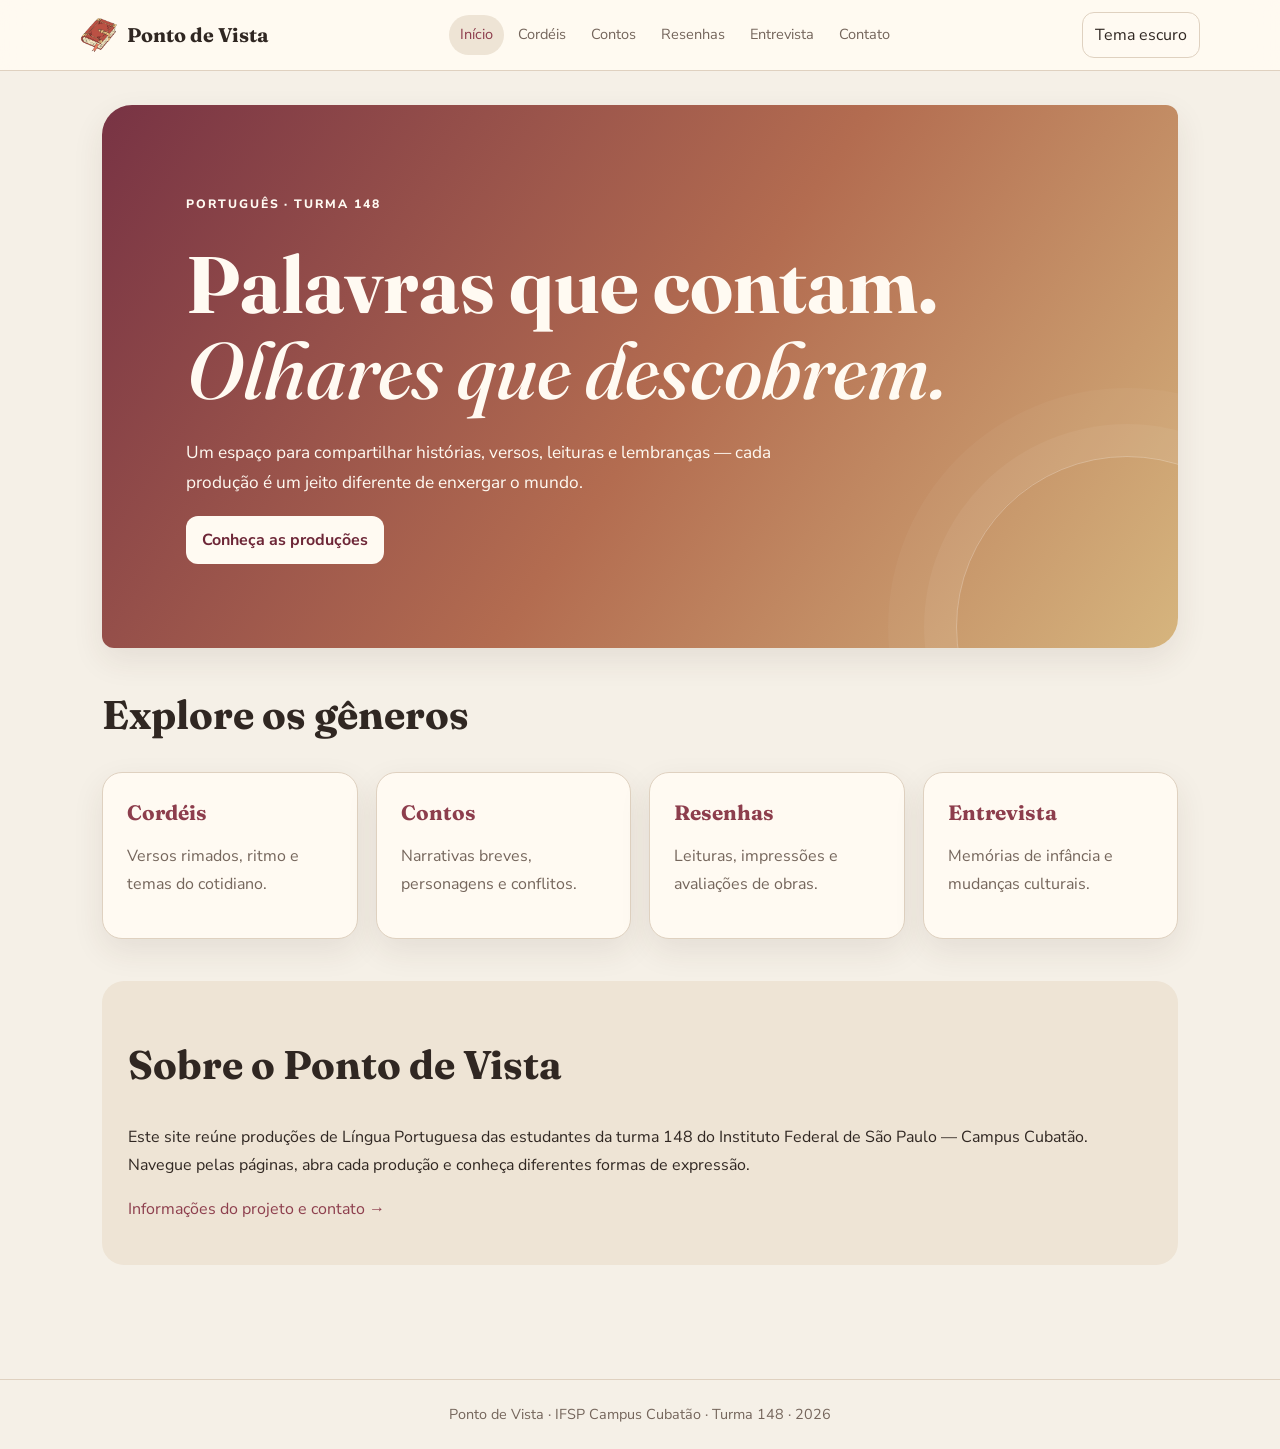
<file: index.html>
<!DOCTYPE html>
<html lang="pt-BR">
 <head>
  <meta charset="utf-8"/>
  <meta content="width=device-width, initial-scale=1" name="viewport"/>
  <meta content="Textos, leituras, versos, histórias e memórias reunidos no projeto de Português Ponto de Vista." name="description"/>
  <title>
   Início | Ponto de Vista
  </title>
  <link href="img/icon.png" rel="icon" type="image/png"/>
  <link href="css/estilo.css" rel="stylesheet"/>
 </head>
 <body>
  <header class="header">
   <a class="logo" href="index.html">
    <img alt="" class="brand-book" src="img/livro.png"/>
    Ponto de Vista
   </a>
   <nav id="nav">
    <a href="index.html">
     Início
    </a>
    <a href="cordel.html">
     Cordéis
    </a>
    <a href="contos.html">
     Contos
    </a>
    <a href="resenhas.html">
     Resenhas
    </a>
    <a href="entrevista.html">
     Entrevista
    </a>
    <a href="contato.html">
     Contato
    </a>
   </nav>
   <button aria-label="Alternar tema" class="theme" id="theme">
    Tema escuro
   </button>
   <button aria-label="Abrir menu" class="menu" id="menu">
    Menu
   </button>
  </header>
  <main>
   <section class="hero">
    <span class="eyebrow">
     PORTUGUÊS · TURMA 148
    </span>
    <h1>
     Palavras que contam.
     <br/>
     <em>
      Olhares que descobrem.
     </em>
    </h1>
    <p>
     Um espaço para compartilhar histórias, versos, leituras e lembranças — cada produção é um jeito diferente de enxergar o mundo.
    </p>
    <a class="btn" href="cordel.html">
     Conheça as produções
    </a>
   </section>
   <section class="section">
    <h2>
     Explore os gêneros
    </h2>
    <div class="cards">
     <a href="cordel.html">
      <h3>
       Cordéis
      </h3>
      <p>
       Versos rimados, ritmo e temas do cotidiano.
      </p>
     </a>
     <a href="contos.html">
      <h3>
       Contos
      </h3>
      <p>
       Narrativas breves, personagens e conflitos.
      </p>
     </a>
     <a href="resenhas.html">
      <h3>
       Resenhas
      </h3>
      <p>
       Leituras, impressões e avaliações de obras.
      </p>
     </a>
     <a href="entrevista.html">
      <h3>
       Entrevista
      </h3>
      <p>
       Memórias de infância e mudanças culturais.
      </p>
     </a>
    </div>
   </section>
   <section class="section about">
    <h2>
     Sobre o Ponto de Vista
    </h2>
    <p>
     Este site reúne produções de Língua Portuguesa das estudantes da turma 148 do Instituto Federal de São Paulo — Campus Cubatão. Navegue pelas páginas, abra cada produção e conheça diferentes formas de expressão.
    </p>
    <p>
     <a href="contato.html">
      Informações do projeto e contato →
     </a>
    </p>
   </section>
  </main>
  <footer class="footer">
   Ponto de Vista · IFSP Campus Cubatão · Turma 148 ·
   <span data-year="">
    2026
   </span>
  </footer>
  <script src="js/site.js">
  </script>
 </body>
</html>
</file>
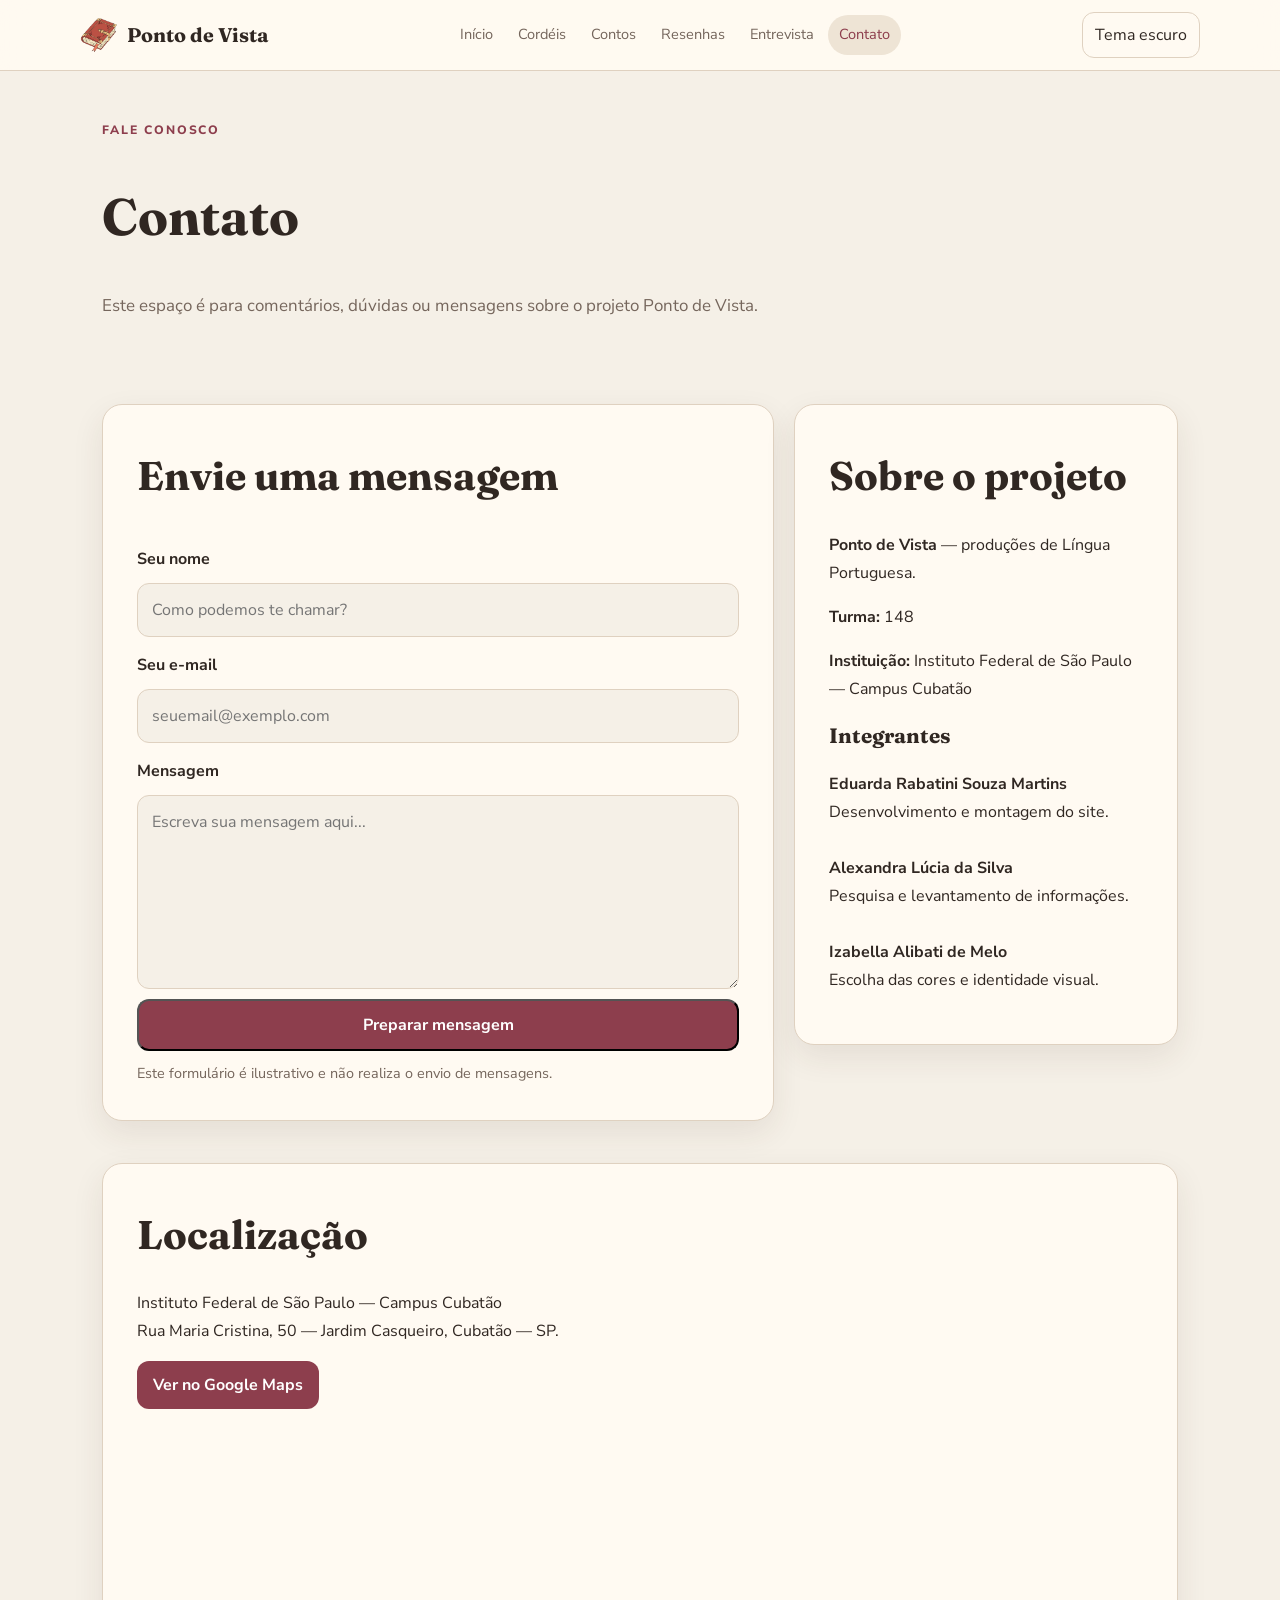
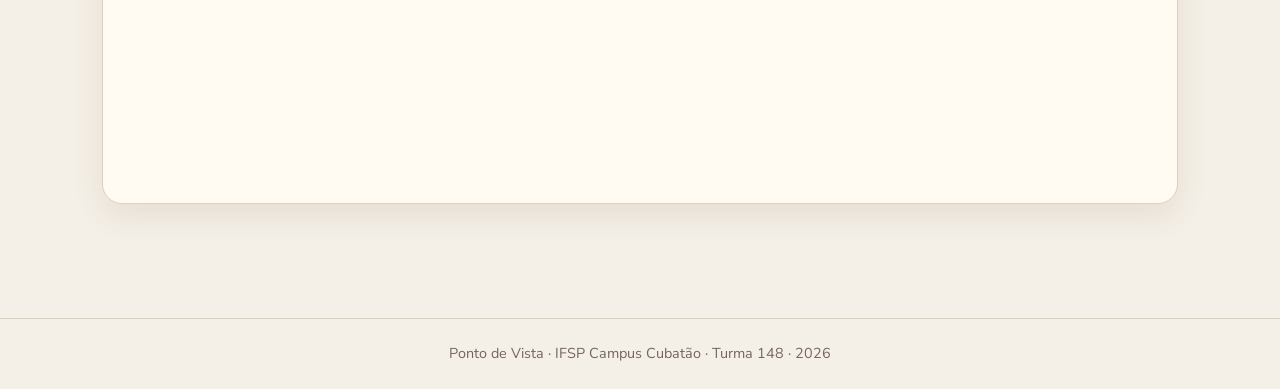
<file: contato.html>
<!DOCTYPE html>
<html lang="pt-BR">
 <head>
  <meta charset="utf-8"/>
  <meta content="width=device-width, initial-scale=1" name="viewport"/>
  <meta content="Contato e informações do projeto Ponto de Vista." name="description"/>
  <title>
   Contato | Ponto de Vista
  </title>
  <link href="img/icon.png" rel="icon" type="image/png"/>
  <link href="css/estilo.css" rel="stylesheet"/>
 </head>
 <body>
  <header class="header">
   <a class="logo" href="index.html">
    <img alt="" class="brand-book" src="img/livro.png"/>
    Ponto de Vista
   </a>
   <nav id="nav">
    <a href="index.html">
     Início
    </a>
    <a href="cordel.html">
     Cordéis
    </a>
    <a href="contos.html">
     Contos
    </a>
    <a href="resenhas.html">
     Resenhas
    </a>
    <a href="entrevista.html">
     Entrevista
    </a>
    <a href="contato.html">
     Contato
    </a>
   </nav>
   <button aria-label="Alternar tema" class="theme" id="theme">
    Tema escuro
   </button>
   <button aria-label="Abrir menu" class="menu" id="menu">
    Menu
   </button>
  </header>
  <main>
   <section class="pagehead">
    <small>
     FALE CONOSCO
    </small>
    <h1>
     Contato
    </h1>
    <p>
     Este espaço é para comentários, dúvidas ou mensagens sobre o projeto Ponto de Vista.
    </p>
   </section>
   <section class="section contact-layout">
    <form class="paper contact-form" id="contact-form">
     <h2>
      Envie uma mensagem
     </h2>
     <label for="nome">
      Seu nome
     </label>
     <input id="nome" name="nome" placeholder="Como podemos te chamar?" required="" type="text"/>
     <label for="email">
      Seu e-mail
     </label>
     <input id="email" name="email" placeholder="seuemail@exemplo.com" required="" type="email"/>
     <label for="mensagem">
      Mensagem
     </label>
     <textarea id="mensagem" name="mensagem" placeholder="Escreva sua mensagem aqui..." required="" rows="6"></textarea>
     <button class="btn" type="submit">
      Preparar mensagem
     </button>
     <p aria-live="polite" class="form-note" id="form-note">
  Este formulário é ilustrativo e não realiza o envio de mensagens.
</p>
    </form>
    <aside class="paper">
     <h2>
      Sobre o projeto
     </h2>
     <p>
      <strong>
       Ponto de Vista
      </strong>
      — produções de Língua Portuguesa.
     </p>
     <p>
      <strong>
       Turma:
      </strong>
      148
     </p>
     <p>
      <strong>
       Instituição:
      </strong>
      Instituto Federal de São Paulo — Campus Cubatão
     </p>
     <h3>
      Integrantes
     </h3>
     <p>
  <strong>Eduarda Rabatini Souza Martins</strong>
  <br/>
  Desenvolvimento e montagem do site.
  <br/><br/>

  <strong>Alexandra Lúcia da Silva</strong>
  <br/>
  Pesquisa e levantamento de informações.
  <br/><br/>

  <strong>Izabella Alibati de Melo</strong>
  <br/>
  Escolha das cores e identidade visual.
</p>
    </aside>
   </section>
   <section class="section paper">
    <h2>
     Localização
    </h2>
    <p>
     Instituto Federal de São Paulo — Campus Cubatão
     <br/>
     Rua Maria Cristina, 50 — Jardim Casqueiro, Cubatão — SP.
    </p>
    <a class="btn" href="https://www.google.com/maps/search/?api=1&query=IFSP+Campus+Cubat%C3%A3o+Rua+Maria+Cristina+50" rel="noopener" target="_blank">
     Ver no Google Maps
    </a>
    <iframe class="map" loading="lazy" src="https://www.google.com/maps?q=IFSP%20Campus%20Cubat%C3%A3o%20Rua%20Maria%20Cristina%2050&output=embed" title="Mapa do IFSP Campus Cubatão">
    </iframe>
   </section>
  </main>
  <footer class="footer">
   Ponto de Vista · IFSP Campus Cubatão · Turma 148 ·
   <span data-year="">
    2026
   </span>
  </footer>
  <script src="js/site.js">
  </script>
 </body>
</html>
</file>
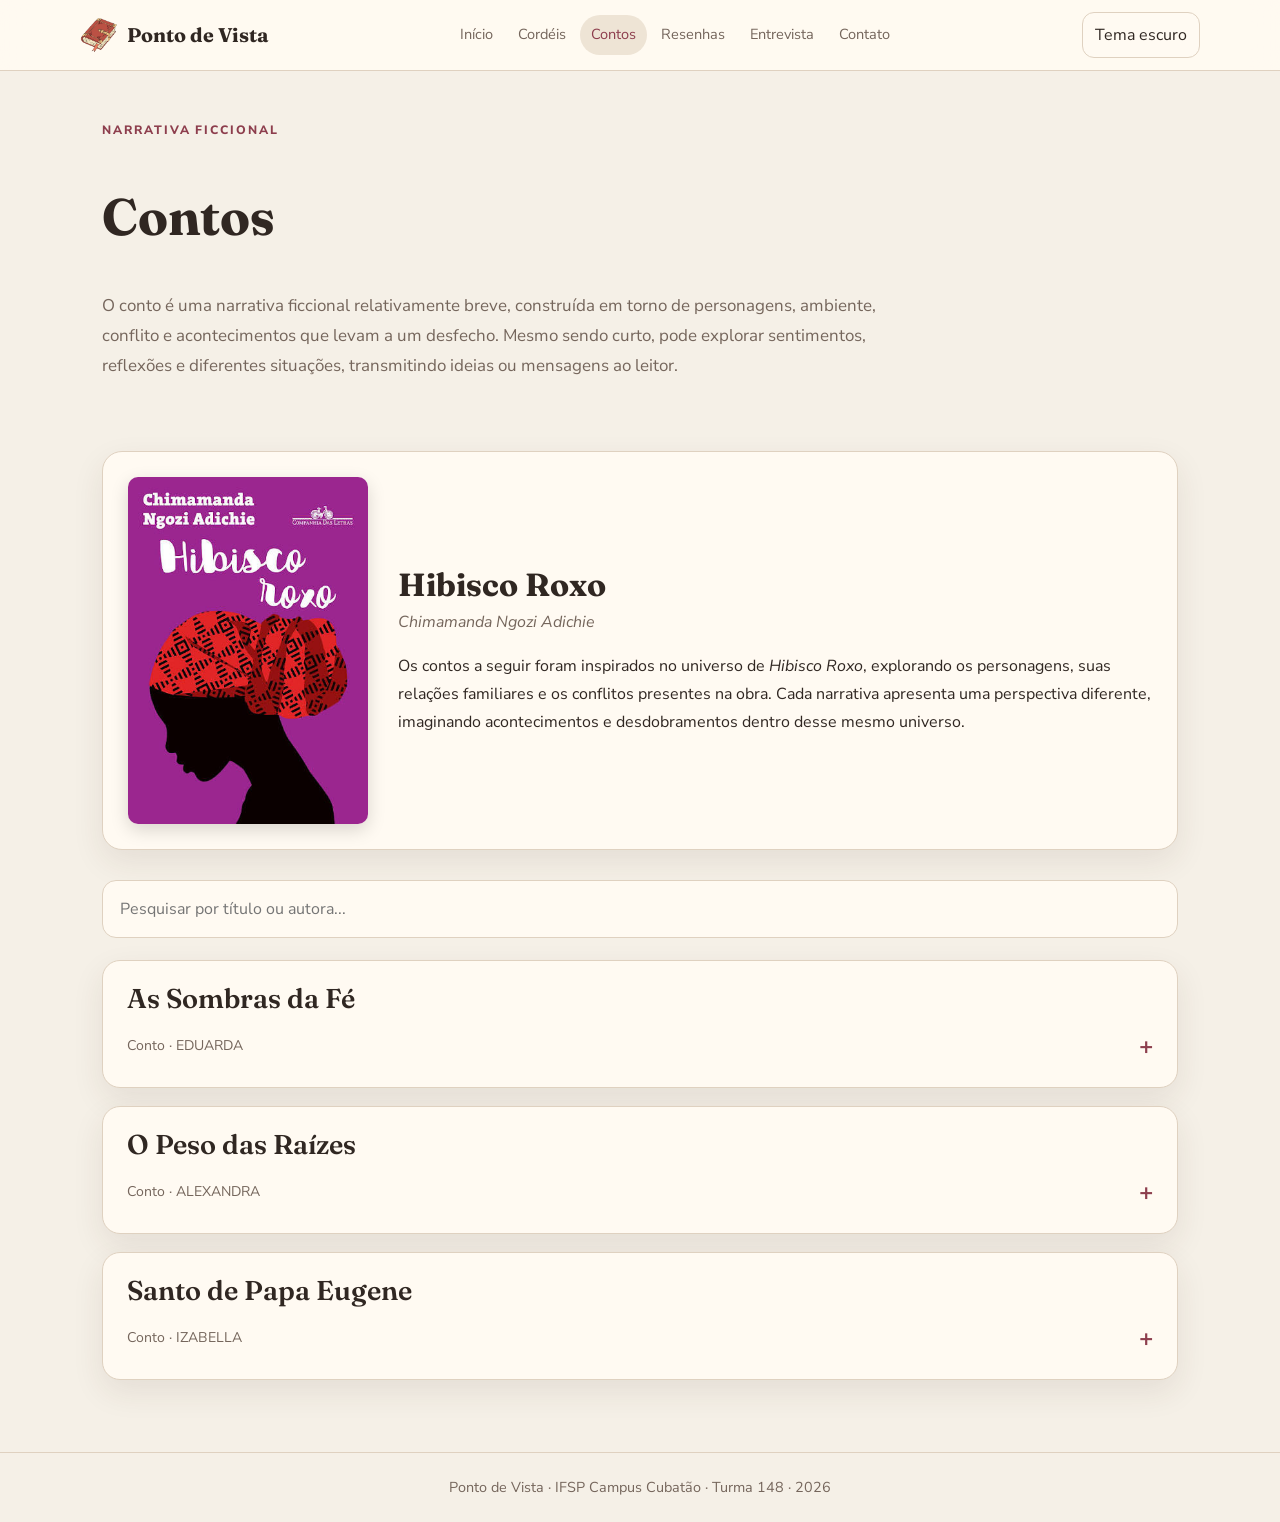
<file: contos.html>
<!DOCTYPE html>
<html lang="pt-BR">

<head>
  <meta charset="utf-8" />
  <meta content="width=device-width, initial-scale=1" name="viewport" />
  <meta content="Produções de Português da turma 148 — IFSP Campus Cubatão." name="description" />
  <title>
    Contos | Ponto de Vista
  </title>
  <link href="img/icon.png" rel="icon" type="image/png" />
  <link href="css/estilo.css" rel="stylesheet" />
</head>

<body>
  <header class="header">
    <a class="logo" href="index.html">
      <img alt="" class="brand-book" src="img/livro.png" />
      Ponto de Vista
    </a>
    <nav id="nav">
      <a href="index.html">
        Início
      </a>
      <a href="cordel.html">
        Cordéis
      </a>
      <a href="contos.html">
        Contos
      </a>
      <a href="resenhas.html">
        Resenhas
      </a>
      <a href="entrevista.html">
        Entrevista
      </a>
      <a href="contato.html">
        Contato
      </a>
    </nav>
    <button aria-label="Alternar tema" class="theme" id="theme">
      Tema escuro
    </button>
    <button aria-label="Abrir menu" class="menu" id="menu">
      ☰
    </button>
  </header>

  <main>
    <section class="pagehead">
      <small>
        NARRATIVA FICCIONAL
      </small>
      <h1>
        Contos
      </h1>
      <p>
        O conto é uma narrativa ficcional relativamente breve, construída em torno de personagens, ambiente, conflito e
        acontecimentos que levam a um desfecho. Mesmo sendo curto, pode explorar sentimentos, reflexões e diferentes
        situações, transmitindo ideias ou mensagens ao leitor.
      </p>
    </section>

    <div class="book-intro">
      <img src="./img/Hibisco.jpg" alt="Capa do livro Hibisco Roxo">

      <div class="book-description">
        <h2>Hibisco Roxo</h2>
        <p class="book-author">Chimamanda Ngozi Adichie</p>
        <p>
          Os contos a seguir foram inspirados no universo de <em>Hibisco Roxo</em>,
          explorando os personagens, suas relações familiares e os conflitos presentes
          na obra. Cada narrativa apresenta uma perspectiva diferente, imaginando
          acontecimentos e desdobramentos dentro desse mesmo universo.
        </p>
      </div>
    </div>

    <div class="search-box">
      <input type="search" id="searchWorks" placeholder="Pesquisar por título ou autora..."
        aria-label="Pesquisar por título ou autora" />
    </div>

    <p id="searchEmpty" class="search-empty" hidden>Nenhuma produção encontrada.</p>

    <section class="stack">

      <!-- AS SOMBRAS DA FÉ -->
      <details class="work">
        <summary>
          <span class="work-title">
            As Sombras da Fé
          </span>
          <span class="work-author">
            Conto · EDUARDA
          </span>
        </summary>

        <article class="paper work-content">
          <h2>
            As Sombras da Fé
          </h2>

          <div class="story">
            <p>
              O silêncio naquela casa sempre foi normal para Kambili, mas, naquela noite, parecia diferente, mais pesado
              do que o comum. Enquanto caminhava pelo corredor, ela ouviu vozes vindas do escritório de Papa. Isso, por
              si só, não era estranho, já que ele costumava resolver assuntos da igreja ali. O que realmente chamou sua
              atenção foi o tom da conversa. Mais baixo, mais rápido, quase como se ele estivesse tentando esconder
              algo.
            </p>

            <p>
              Sem pensar muito, Kambili diminuiu o passo e parou perto da porta. Ela não tinha o costume de escutar
              conversas escondida, porque sabia que o pai não gostaria disso, mas alguma coisa fez com que ela ficasse
              ali. Parecia que aquela conversa era importante.
            </p>

            <p>
              — Isso não pode sair daqui. As pessoas confiam em mim. — disse Papa, com um tom mais sério do que o
              normal.
            </p>

            <p>
              Kambili estranhou aquilo, e antes que pudesse entender melhor, outra voz respondeu, bem mais baixa:
            </p>

            <p>
              — Mas e o dinheiro…?
            </p>

            <p>
              Na mesma hora, Kambili sentiu o coração acelerar. Aquela palavra ficou na cabeça dela, porque não fazia
              sentido naquele momento. Nunca tinha visto o pai falar daquele jeito sobre dinheiro, ainda mais escondido.
            </p>

            <p>
              — Eu já disse que isso será resolvido. Não questione minha decisão. — respondeu Papa, interrompendo a
              outra pessoa.
            </p>

            <p>
              Kambili se afastou rapidamente, com medo de ser descoberta. Mesmo depois de sair dali, ela não conseguia
              parar de pensar no que tinha ouvido. Era só uma conversa, mas parecia ter algo errado. Mais tarde, no
              jantar, tudo parecia normal. Mama servia a comida em silêncio, Jaja mexia no prato sem muita vontade, e
              Papa estava calmo, como sempre. Mesmo assim, Kambili não conseguia parar de pensar na frase “e o
              dinheiro”. Aquilo não saía da cabeça dela.
            </p>

            <p>
              Quando Papa pediu para ela fazer a oração, Kambili se assustou um pouco, como se estivesse distraída. Ela
              juntou as mãos e começou a rezar, mas as palavras saíam automáticas, como se ela não estivesse prestando
              atenção no que estava dizendo. Pela primeira vez, ela não estava realmente concentrada.
            </p>

            <p>
              Quando terminou, levantou o olhar rapidamente e percebeu que Papa estava olhando para ela. Foi só por um
              segundo, mas ela sentiu um frio na barriga, como se ele soubesse de alguma coisa. Ela desviou o olhar na
              hora e voltou a encarar o prato.
            </p>

            <p>
              Naquela noite, Kambili demorou para dormir. Ficou olhando para o teto, pensando em tudo o que tinha
              acontecido. A voz desconhecida, o jeito do pai, e principalmente aquela palavra que não fazia sentido. Ela
              tentou ignorar, tentando se convencer de que não era nada, mas no fundo sentia que tinha algo errado.
            </p>

            <p>
              Nos dias seguintes, Kambili tentou agir normalmente, mas não conseguia esquecer o que tinha ouvido.
              Durante as orações, na escola e até nas refeições, aquela conversa voltava à sua cabeça. Quanto mais ela
              pensava, mais sentia que aquilo não era algo simples.
            </p>

            <p>
              Com o tempo, ela começou a prestar mais atenção nas coisas ao seu redor. Reparava quando algumas pessoas
              da igreja falavam com Papa em voz baixa, ou quando paravam de conversar assim que ele se aproximava.
              Também percebeu que, às vezes, ele ficava irritado sem motivo aparente, principalmente quando alguém
              mencionava doações ou dinheiro.
            </p>

            <p>
              Mesmo com medo, Kambili decidiu contar para Jaja. No começo, ele não quis se envolver. Disse que era
              melhor deixar aquilo para lá, porque poderia dar problema. Mas, depois de um tempo, ele também começou a
              achar estranho e passou a observar mais.
            </p>

            <p>
              Os dois começaram a prestar atenção em pequenos detalhes. Não era uma investigação de verdade, mas era
              como se eles estivessem tentando juntar peças de algo que ainda não entendiam. Kambili chegou até a anotar
              algumas coisas em um caderno escondido, como datas, conversas e comportamentos diferentes.
            </p>

            <p>
              Um dia, enquanto arrumava algumas coisas no escritório de Papa, ela encontrou um envelope dentro de uma
              gaveta. Não estava totalmente fechado, e, sem pensar muito, ela olhou dentro. Havia muito dinheiro, mais
              do que ela já tinha visto junto, e alguns papéis com nomes e valores anotados.
            </p>

            <p>
              Naquele momento, tudo começou a fazer mais sentido, mas ao mesmo tempo ficou mais confuso. Se aquilo era
              dinheiro da igreja, por que estava escondido? E por que ninguém falava sobre isso?
            </p>

            <p>
              Kambili guardou o envelope rapidamente, com o coração acelerado. Sabia que não deveria estar mexendo
              naquilo, mas agora não dava mais para fingir que nada estava acontecendo.
            </p>

            <p>
              Naquela noite, ela quase não falou durante o jantar. Jaja também parecia mais quieto que o normal. Mama
              percebeu que havia algo estranho, mas não perguntou nada.
            </p>

            <p>
              Depois, quando estavam sozinhos, Kambili contou o que tinha encontrado. Jaja ficou em silêncio por um
              tempo, tentando entender.
            </p>

            <p>
              — Isso pode dar muito problema — disse ele, baixo.
            </p>

            <p>
              — Eu sei, mas a gente não pode fingir que não viu. — respondeu Kambili.
            </p>

            <p>
              Os dois ficaram em silêncio. Pela primeira vez, não era só medo do pai que eles sentiam, mas também medo
              do que aquilo significava.
            </p>

            <p>
              Alguns dias depois, a situação ficou ainda mais tensa. Durante uma missa, Kambili percebeu que um homem
              que ela já tinha visto antes estava discutindo com Papa, perto da sacristia. Eles falavam baixo, mas dava
              para perceber que não era uma conversa tranquila.
            </p>

            <p>
              Mais tarde, quando chegaram em casa, Papa chamou Kambili.
            </p>

            <p>
              O coração dela disparou na mesma hora.
            </p>

            <p>
              — Você tem andado distraída. Tem alguma coisa que você quer me contar? — disse ele, olhando diretamente
              para ela.
            </p>

            <p>
              Por um momento, Kambili pensou em negar. Pensou em dizer que não era nada, que estava tudo bem. Mas
              lembrou da conversa, do dinheiro, das atitudes estranhas.
            </p>

            <p>
              Ela respirou fundo. — Eu ouvi o senhor conversando aquele dia… — disse, com a voz um pouco trêmula — e
              também vi o envelope.
            </p>

            <p>
              Papa ficou olhando para ela, sem expressão.
            </p>

            <p>
              — Você não devia mexer nas minhas coisas.
            </p>

            <p>
              A voz dele estava calma, mas Kambili sabia que aquilo não era um bom sinal.
            </p>

            <p>
              — Esse dinheiro… é da igreja? — ela perguntou, mesmo com medo da resposta.
            </p>

            <p>
              — Algumas coisas são mais complexas do que você entende. Você ainda é muito nova para julgar.
            </p>

            <p>
              — Mas isso é certo? — ela perguntou, quase sem perceber.
            </p>

            <p>
              — Você está questionando a minha autoridade? — o olhar de Papa mudou.
            </p>

            <p>
              — Eu só quero saber a verdade. — disse hesitantemente.
            </p>

            <p>
              O silêncio tomou conta da sala.
            </p>

            <p>
              Jaja apareceu na porta, observando tudo, sem dizer nada.
            </p>

            <p>
              Papa respirou fundo e se virou, como se quisesse encerrar a conversa.
            </p>

            <p>
              — Algumas verdades não devem ser ditas. Principalmente quando podem destruir uma família.
            </p>

            <p>
              Naquela noite, Kambili quase não dormiu. Ficou pensando em tudo o que tinha descoberto e no que o pai
              tinha dito. Pela primeira vez, ela percebeu que o medo não era mais o suficiente para fazê-la ficar
              quieta.
            </p>

            <p>
              Na manhã seguinte, antes de sair para a escola, ela pegou o caderno onde tinha anotado tudo. Ficou olhando
              para ele por alguns segundos, sentindo o coração bater forte. Sabia que, depois daquilo, nada mais seria
              igual.
            </p>

            <p>
              Na escola, ela não conseguiu prestar atenção em quase nada. Durante o intervalo, ficou sentada sozinha,
              olhando para o caderno. Pensou em Jaja, em Mama, na casa, na vida que sempre teve. Mas também pensou na
              verdade.
            </p>

            <p>
              Depois de alguns minutos, ela se levantou e caminhou até a sala da direção com passos lentos, mas firmes.
              A cada passo, o medo parecia aumentar, mas ela não parou. Quando chegou na porta, hesitou por um segundo
              antes de bater. Ao entrar, foi recebida pela diretora, que estranhou a expressão dela e perguntou se tinha
              acontecido alguma coisa. Kambili segurou o caderno com mais força, respirou fundo e disse que precisava
              contar algo sobre o pai.
            </p>

            <p>
              A diretora ficou séria na mesma hora e pediu para ela se sentar. Então, pela primeira vez, Kambili contou
              tudo, sem esconder nada e sem parar. Quando terminou, sentiu um peso sair do peito, mas outro surgiu no
              lugar. Ela não sabia o que ia acontecer depois, nem como sua família reagiria, mas sabia que tinha feito
              uma escolha. E, dessa vez, ela não ficou em silêncio.
            </p>
          </div>
        </article>
      </details>

      <!-- O PESO DAS RAÍZES -->
      <details class="work">
        <summary>
          <span class="work-title">
            O Peso das Raízes
          </span>
          <span class="work-author">
            Conto · ALEXANDRA
          </span>
        </summary>

        <article class="paper work-content">
          <h2>
            O Peso das Raízes
          </h2>

          <div class="story">
            <p>
              A casa dos Achike permanecia silenciosa naquela manhã de domingo. Kambili estava sentada à mesa do café,
              observando discretamente o pai enquanto ele lia o jornal. Jaja mexia no próprio prato sem demonstrar muito
              interesse pela comida, enquanto Beatrice servia o chá. A rotina parecia normal, até que Eugene deixou o
              jornal de lado e anunciou que Papa-Nnukwu passaria algumas semanas com eles, pois sua saúde havia piorado.
              Kambili ergueu os olhos imediatamente, surpresa com a notícia, enquanto Jaja interrompeu o movimento dos
              talheres.
            </p>

            <p>
              — Ele vai ficar aqui? — perguntou Jaja, tentando esconder a surpresa.
            </p>

            <p>
              — Seu avô precisa de cuidados. Não vou permitir que digam que não fiz minha parte como filho — respondeu
              Eugene, ajeitando os óculos. — Mas espero que vocês se lembrem de que existem limites. Não quero ouvir
              conversas sobre suas crenças pagãs dentro desta casa.
            </p>

            <p>
              Beatrice assentiu silenciosamente, mas Kambili continuou olhando para o pai. Havia algo estranho naquela
              decisão. Eugene sempre falava de Papa-Nnukwu com desprezo, e a ideia de tê-lo sob o mesmo teto parecia
              contradizer tudo o que dizia sobre ele.
            </p>

            <p>
              Quando o avô finalmente chegou, Kambili foi a primeira a cumprimentá-lo. Papa-Nnukwu parecia mais frágil
              do que ela se lembrava, mas ainda tinha o mesmo sorriso tranquilo. Ele segurou delicadamente a mão da neta
              e observou seu rosto.
            </p>

            <p>
              — Kambili, minha menina. Você cresceu tanto desde a última vez que a vi.
            </p>

            <p>
              — Faz muito tempo, Papa-Nnukwu — respondeu ela, com um pequeno sorriso.
            </p>

            <p>
              — Tempo demais. E você ainda fala tão pouco. Será que ninguém nesta casa lhe ensinou a conversar?
            </p>

            <p>
              Jaja soltou uma risada discreta, mas Eugene, que observava a cena do outro lado da sala, não pareceu
              apreciar a brincadeira.
            </p>

            <p>
              — Pai, acredito que esteja cansado. Beatrice pode mostrar seu quarto.
            </p>

            <p>
              Papa-Nnukwu olhou para o filho por alguns segundos antes de concordar. Kambili percebeu a expressão dele
              mudar, mas não disse nada. Naquela noite, enquanto todos se preparavam para dormir, ela encontrou o avô
              sentado perto da janela, observando o jardim.
            </p>

            <p>
              — Você gosta daqui, minha filha? — perguntou ele.
            </p>

            <p>
              Kambili demorou um pouco para responder.
            </p>

            <p>
              — É uma casa bonita.
            </p>

            <p>
              — Não foi isso que perguntei.
            </p>

            <p>
              Ela abaixou os olhos, sem saber o que dizer. Papa-Nnukwu soltou uma risada baixa e voltou a olhar para o
              jardim.
            </p>

            <p>
              — Você não precisa responder agora. Um dia vai descobrir o que realmente pensa.
            </p>

            <p>
              Kambili permaneceu ao lado dele por alguns minutos, sentindo que aquela era uma das poucas conversas em
              que não precisava escolher cuidadosamente cada palavra. Pela primeira vez, começou a pensar que talvez o
              mundo fosse muito maior do que os limites daquela casa.
            </p>

            <p>
              Nos dias seguintes, a presença de Papa-Nnukwu tornou o ambiente ainda mais tenso. Eugene não gostava de
              encontrá-lo pela manhã, muito menos de vê-lo conversando com os netos. Durante o jantar de quarta-feira, a
              situação piorou quando o avô começou a contar uma história sobre os costumes de sua família. Kambili
              escutava atentamente, enquanto Jaja demonstrava interesse, fazendo perguntas de vez em quando.
            </p>

            <p>
              — Quando eu era jovem, seu bisavô costumava reunir todos nós debaixo da árvore grande da aldeia. Ele dizia
              que uma família que esquece suas raízes acaba perdendo a si mesma — contou Papa-Nnukwu.
            </p>

            <p>
              — Essas histórias não são apropriadas para esta mesa — interrompeu Eugene.
            </p>

            <p>
              — É apenas uma história, Eugene — respondeu o velho, sem alterar a voz.
            </p>

            <p>
              — Não quero que meus filhos sejam influenciados por crenças que não seguem a verdadeira fé.
            </p>

            <p>
              Jaja pousou os talheres sobre a mesa.
            </p>

            <p>
              — Mas ele é nosso avô, Papa. Não estamos fazendo nada de errado em ouvi-lo.
            </p>

            <p>
              O silêncio que se seguiu foi imediato. Beatrice olhou para o filho com preocupação, enquanto Kambili
              sentiu o coração acelerar. Eugene encarou Jaja por alguns segundos antes de responder.
            </p>

            <p>
              — Termine seu jantar. Não pedi sua opinião.
            </p>

            <p>
              Jaja não respondeu, mas também não voltou a comer. Kambili observou o irmão e percebeu que alguma coisa
              estava mudando nele. Talvez Jaja estivesse finalmente cansado de permanecer calado. E, pela primeira vez,
              ela se perguntou se também conseguiria encontrar coragem para fazer o mesmo.
            </p>

            <p>
              — Não estou dizendo que está tentando, pai — respondeu Eugene. — Mas existem coisas que não devem ser
              ensinadas às crianças.
            </p>

            <p>
              — E existem coisas que não deveriam ser proibidas a elas — disse Papa-Nnukwu, mantendo a voz tranquila.
            </p>

            <p>
              Eugene ficou em silêncio por alguns instantes. Kambili percebeu que Jaja estava prestes a responder, mas,
              antes que pudesse fazê-lo, o avô começou a tossir. Beatrice, que havia chegado ao corredor, correu para
              ajudá-lo. Eugene se afastou, permitindo que ela cuidasse do pai, e saiu do quarto sem dizer mais nada.
            </p>

            <p>
              Naquela noite, a casa permaneceu silenciosa. Kambili estava deitada, mas conseguia ouvir os passos de
              Beatrice pelo corredor. Pouco depois, a mãe entrou no quarto e sentou-se na beirada da cama.
            </p>

            <p>
              — Seu avô está muito fraco — disse ela, ajeitando o cobertor da filha.
            </p>

            <p>
              — Ele vai melhorar, não vai?
            </p>

            <p>
              Beatrice demorou a responder.
            </p>

            <p>
              — Espero que sim, Kambili.
            </p>

            <p>
              A menina percebeu a tristeza na voz da mãe. Queria perguntar por que ela nunca enfrentava Eugene, por que
              sempre parecia aceitar tudo em silêncio, mas as palavras ficaram presas em sua garganta.
            </p>

            <p>
              Na manhã seguinte, Papa-Nnukwu pediu para conversar com os netos. Jaja e Kambili se sentaram ao lado de
              sua cama, enquanto Beatrice permanecia perto da janela.
            </p>

            <p>
              — Quero que vocês se lembrem de uma coisa — começou o velho. — Não permitam que ninguém faça vocês
              sentirem vergonha de quem são, de onde vieram ou das pessoas que amam.
            </p>

            <p>
              Kambili segurou sua mão com mais força.
            </p>

            <p>
              — Eu não tenho vergonha de você, vovô.
            </p>

            <p>
              Ele sorriu.
            </p>

            <p>
              — Eu sei, minha menina.
            </p>

            <p>
              Jaja abaixou a cabeça, tentando esconder a emoção. Papa-Nnukwu olhou para os dois e continuou:
            </p>

            <p>
              — Seu pai também foi uma criança. Um dia, ele gostava de ouvir minhas histórias e corria pela aldeia como
              qualquer outro menino. Não sei quando começou a acreditar que precisava abandonar tudo aquilo para ser
              aceito. Mas espero que vocês não cometam o mesmo erro.
            </p>

            <p>
              Poucos dias depois, a saúde de Papa-Nnukwu piorou. Beatrice chamou um médico, que recomendou que ele fosse
              levado ao hospital para receber cuidados. Eugene organizou o transporte e acompanhou o pai, permanecendo
              ao seu lado durante toda a viagem.
            </p>

            <p>
              Kambili e Jaja ficaram em casa, esperando notícias. As horas pareciam não passar. Jaja caminhava de um
              lado para o outro, enquanto Kambili permanecia sentada perto da janela, olhando para o jardim.
            </p>

            <p>
              Quando Eugene finalmente voltou, estava diferente. Não demonstrava raiva, mas havia um cansaço profundo em
              seu rosto.
            </p>

            <p>
              — Seu avô faleceu — anunciou, sem conseguir olhar diretamente para os filhos.
            </p>

            <p>
              Beatrice levou a mão à boca. Kambili sentiu os olhos se encherem de lágrimas e Jaja permaneceu imóvel. Por
              alguns segundos, ninguém conseguiu dizer nada.
            </p>

            <p>
              Nos dias seguintes, a casa ficou ainda mais silenciosa. O quarto de Papa-Nnukwu permaneceu organizado,
              como se ele ainda pudesse voltar a qualquer momento. Kambili entrou nele diversas vezes, sentando-se perto
              da janela onde costumava conversar com o avô. Sentia falta de suas histórias, de suas perguntas e,
              principalmente, da liberdade que encontrava naquelas conversas.
            </p>

            <p>
              Durante o jantar, Eugene anunciou que não permitiria que os costumes de Papa-Nnukwu fossem lembrados
              dentro da casa. Jaja, entretanto, não abaixou a cabeça.
            </p>

            <p>
              — Ele fazia parte da nossa família, Papa. Não podemos simplesmente fingir que nunca existiu.
            </p>

            <p>
              Eugene pousou os talheres sobre a mesa.
            </p>

            <p>
              — Você está questionando novamente minhas decisões?
            </p>

            <p>
              — Estou dizendo que ele era nosso avô. E que nós o amávamos.
            </p>

            <p>
              Kambili olhou para o irmão. Seu coração estava acelerado, mas, dessa vez, não desviou os olhos do pai.
            </p>

            <p>
              — Eu também gostava das histórias dele — acrescentou, quase num sussurro.
            </p>

            <p>
              Eugene encarou os dois, surpreso com a resposta da filha. Beatrice permaneceu em silêncio, mas seus olhos
              estavam fixos nos filhos. Pela primeira vez, Kambili não sentiu que precisava se desculpar por ter uma
              opinião diferente.
            </p>

            <p>
              Eugene se levantou e saiu da sala. Ninguém foi atrás dele.
            </p>

            <p>
              Naquela noite, Jaja procurou Kambili no jardim. Os dois se sentaram próximos à árvore, observando o
              movimento das folhas com o vento.
            </p>

            <p>
              — Você acha que algum dia ele vai entender? — perguntou Kambili.
            </p>

            <p>
              — Não sei — respondeu Jaja. — Mas não podemos passar a vida inteira esperando que ele permita que sejamos
              felizes.
            </p>

            <p>
              Kambili ficou pensativa. Lembrou-se das palavras do avô sobre as raízes de uma família e percebeu que,
              durante muito tempo, havia confundido silêncio com respeito. Agora entendia que respeitar alguém não
              significava concordar com tudo o que essa pessoa dizia.
            </p>

            <p>
              Algumas semanas se passaram. A rotina da casa continuava a mesma, mas algo havia mudado. Jaja já não
              demonstrava tanta disposição para obedecer a todas as exigências do pai, e Kambili começava a expressar
              pequenas opiniões durante as conversas. Beatrice também parecia diferente. Em algumas ocasiões, sentava-se
              com os filhos no jardim e conversava sobre assuntos que antes evitava.
            </p>

            <p>
              Certa tarde, Kambili encontrou uma pequena fotografia de Papa-Nnukwu entre seus pertences. Nela, ele
              estava sorrindo, com uma das mãos apoiada no ombro de Jaja e a outra segurando a sua. Ela levou a
              fotografia até o quarto e colocou-a sobre a escrivaninha.
            </p>

            <p>
              Naquela noite, antes de dormir, abriu a janela e observou o jardim. As flores de hibisco roxo que havia
              recebido de presente estavam crescendo em um pequeno vaso próximo à parede. Eram diferentes das flores
              vermelhas que costumava ver no jardim da casa, mas tinham uma beleza própria.
            </p>

            <p>
              Kambili tocou delicadamente uma das pétalas e pensou em seu avô. Talvez ele estivesse certo quando dizia
              que uma família que esquece suas raízes acaba perdendo a si mesma. Ela não sabia o que aconteceria com sua
              família dali em diante, nem se Eugene algum dia conseguiria compreender os sentimentos dos filhos. Mas
              sabia que não queria continuar vivendo com medo de falar, pensar ou simplesmente ser quem era.
            </p>

            <p>
              Ao fechar a janela, ouviu Jaja chamá-la do corredor. Ele segurava dois copos de suco e perguntou se ela
              queria acompanhá-lo até o jardim. Kambili sorriu e aceitou.
            </p>

            <p>
              Enquanto caminhavam juntos, ela percebeu que, apesar de todas as dificuldades, ainda existia esperança de
              construir uma vida diferente. Não seria uma mudança imediata, nem simples, mas talvez aquele fosse o
              primeiro passo.
            </p>

            <p>
              Pela primeira vez, Kambili compreendeu que sua voz não precisava ser alta para ser ouvida. Bastava que
              tivesse coragem de usá-la.
            </p>

            <p>
              E, sob o céu escuro daquela noite, os dois irmãos permaneceram no jardim, conversando livremente, enquanto
              o hibisco roxo balançava suavemente com o vento.
            </p>
          </div>
        </article>
      </details>

      <!-- SANTO DE PAPA EUGENE -->
      <details class="work">
        <summary>
          <span class="work-title">
            Santo de Papa Eugene
          </span>
          <span class="work-author">
            Conto · IZABELLA
          </span>
        </summary>

        <article class="paper work-content">
          <h2>
            Santo de Papa Eugene
          </h2>

          <div class="story">
            <p>
              Quando chegamos na casa de tia Ifeoma, Amaka, que não estava sabendo que iríamos estar aqui, lançou um
              olhar genuinamente confuso para mim e Jaja, sem se esforçar para esconder sua preocupação.
            </p>

            <p>
              — O que eles fazem aqui? Você não avisou antes, nós não temos comida o suficiente nem para nós mesmos, o
              que fazemos com mais gente? — disse Amaka, apontando para mim e Jaja.
            </p>

            <p>
              — Houve um imprevisto, eles ficarão aqui por uns dias. Mas trouxe comida que sobrara da festa para nós.
              Apenas hoje será assim, prometo.
            </p>

            <p>
              Tia Ifeoma tentou mudar o rumo da conversa, tentando esconder a preocupação. Eu ainda estava preocupada,
              senti que havia acontecido algo com Papa que Mama e tia Ifeoma estariam escondendo de mim e de Jaja.
            </p>

            <p>
              Depois que todos comemos, Amaka, Jaja e eu fomos no quintal. Eu estava sentada no banco de azulejos meio
              tortos na frente da horta, apenas pensando se papa estava bem, e refletindo sobre o que mama conversara
              com Tia Ifeoma sobre alguma internação. Ouvi Amaka e Jaja conversarem sobre Papa.
            </p>

            <p>
              — Ouvi algo sobre o Tio Eugene — disse Amaka. Eu me levantei e sentei-me ao lado de Jaja para ouvir o que
              acontecera com Papa também.
            </p>

            <p>
              — Ouvi a tia Beatrice conversar com minha mãe sobre o Tio Eugene. Ela dissera que tio Eugene a espancou
              com um banco de madeira e o atirara em suas costas, mas logo depois disso, tio Eugene saira de casa e foi
              ao culto de páscoa, mas fora atropelado em frente a igreja.
            </p>

            <p>
              Amaka dissera aquilo com a voz pesada, dura e me encarava o tempo todo. Como assim Papa estava internado?
              Por que Mama escondera de nós isso?!
            </p>

            <p>
              Meu estômago começou a revirar e minha visão ficou abstrata algumas vezes. Eu estava pensando se a
              situação de Papa era muito ruim mesmo a ponto de Mama não falar nada para nós ainda. Estive pensando por
              que mama não dissera que papa bateu nela.
            </p>

            <p>
              — Minha mãe disse para a mãe de vocês que ela deveria sair casa de Eugene, mas Tia Beatrice fingiu que não
              ouviu.
            </p>

            <p>
              — Eu não aguento mais ver isso.
            </p>

            <p>
              Jaja reclamou alto. Não me lembro de ver tanta revolta e desprezo em seus olhos antes. Por um momento não
              sabia se estava mesmo ao lado do meu irmão mais velho de sempre.
            </p>

            <p>
              — Mama sempre fica do lado de Papa e finge que está tudo bem mesmo quando ele é agressivo com ela e
              conosco. Sempre tenho que ver isso, mas não aguento mais aceitar essas injustiças. Olha só para este país
              também. Lembra das ameaças contra Papa?
            </p>

            <p>
              — Do que está falando Jaja? Achei que você fosse o queridinho do Tio Eugene. — Disse Amaka, ainda com a
              voz pesada mas tentou forçar um tom de gentileza meia boca.
            </p>

            <p>
              — Se mama não for embora da casa de papa então eu fugirei só.
            </p>

            <p>
              Eu engasguei em seco. Fugir? Por que temos que fugir de Papa?! Como deixariamos Papa? Senti algo em mim se
              quebrar. Me recordei dos castigos de papa, das vezes em que eu pensara mil vezes antes de falar, porque
              qualquer coisa fora da linha pode virar castigo, e qualquer falha minha virava repressão. Eu havia
              amadurecido muito nesses últimos anos, mas mesmo agora no momento mais delicado para minha família, eu
              ainda me sinto presa no passado, como se ainda procurasse respostas para o que já está diante de mim.
            </p>

            <p>
              Não tivemos tempo de falar mais nada, Tia Ifeoma e mama apareceram atrás de nós de repente, sem nem dar
              sinais de que estavam se aproximando. Me assustei, mas as expressões delas eram mais arrepiantes do que
              tudo. Naquele momento até os raios de sol sumiram.
            </p>

            <p>
              — Acabaram de ligar informando que infelizmente Eugene faleceu. Teve sepse pelo efeito colateral da
              cirurgia. Vocês já sabiam que papa estava no hospital né?
            </p>

            <p>
              O silêncio caiu tão pesado que pensei que podia ouvir o meu sangue correndo nas minhas veias de uma forma
              estranhamente violenta. As palavras de Tia Ifeoma ainda continuaram ecoando na minha cabeça. Mama ainda
              não havia falado uma palavra sequer. Ela parecia mais distante que tudo.
            </p>

            <p>
              — Então… papa está realmente…
            </p>

            <p>
              Jaja não terminou de falar, mas Mama abriu a boca várias vezes e parecia desistir de falar algo ainda mais
              cruel do que já parecia.
            </p>

            <p>
              — Mama… — Minha voz perdeu a força. — Por que escondera de nós de que papa estava com problemas? E agora
              diz que ele está morto? Por que nos fez evitar Papa todo esse tempo? Me diz que é mentira isso.
            </p>

            <p>
              — Não, minha filha. — Tia Ifeoma lamentou, mas foi muito firme. — Sei que para você era difícil encarar
              seu pai, mas ele não é tão bom como você o pintou em sua cabeça. Pense em sua mãe, em Jaja. Seu pai não é
              um santo, e, acredito que seu fim é algo que colheu devido a forma como vivia ignorando todas as coisas
              boas por orgulho e seu status.
            </p>

            <p>
              Eu escutei cada palavra calada, mas soaram rude demais para meu coração que não queria ouvir de fato.
            </p>

            <p>
              Eu acabo de descobrir que meu pai havia falecido, e parece como se eu tivesse que suportar isso tudo e não
              tivesse tempo para um luto saudável. Ainda tenho que processar coisas como estas sobre meu pai.
            </p>

            <p>
              Nós fomos todos para a nossa casa, e Tia Ifeoma e minhas primas estavam com a gente também, mas sabendo
              que aquele lugar estaria sem Papa e que ele não iria voltar, por mais que eu esperasse. Mama e Tia Ifeoma
              estavam muito ocupadas resolvendo sobre o funeral de papa, e também outras coisas com os oficiais, e Jaja
              estava testemunhando toda a relação familiar violenta e a obsessão religiosa de Papa, explicando todas as
              violências que já presenciou. Vi os olhos de Mama perderem o brilho a cada palavra, como se não tivesse
              vivido aquilo, porém ela sabia que tinha. Amaka eu não vi, ou pelo menos não a notei, pois estava perdida
              demais com meus pensamentos e as vozes do Papa ecoando na minha cabeça, como se estivesse ali.
            </p>

            <p>
              Eu lembrei de coisas que Papa já havia me ensinado, coisas sobre a vida, sobre Deus, sobre esforço, mas
              Papa nunca me ensinara a perdê-lo, ou como eu deveria viver um luto desses.
            </p>

            <h3>
              2 anos depois do funeral - Recomeço
            </h3>

            <p>
              No momento da conversa sobre a situação de Papa que tivemos na casa de Tia Ifeoma eu acho que foi que meu
              luto começou. Eu tive tempo para pensar em algumas coisas, mesmo não entendendo de tudo.
            </p>

            <p>
              Hoje eu consigo entender que Papa não era tão merecedor de toda a expectativa e generosidade que eu dava a
              ele, e que parte de toda estrutura fraca que minha família escondia por trás de status eram por conta dele
              e seu desequilíbrio emocional e religioso.
            </p>

            <p>
              Eu me senti culpada e impotente quando percebi o sofrimento de Mama e toda minha família também, apesar de
              eu também ter sofrido com ele. Isso não significa que eu o amo menos, muito menos que eu não sinto falta
              dele, porém mudou a forma que eu vejo minha vida e o caos da minha própria mente que achava que precisava
              de uma aprovação.
            </p>

            <p>
              Agora olhando para minha vida, posso perceber que não precisava da aprovação que eu buscava para provar de
              que eu era merecedora de paz e carinho, pois eu sempre Tive pessoas que viam para mim muito mais que um
              “potencial de resistência” e “fé inabalável”, mas uma pessoa única.
            </p>
          </div>
        </article>
      </details>

    </section>
  </main>

  <footer class="footer">
    Ponto de Vista · IFSP Campus Cubatão · Turma 148 ·
    <span data-year="">
      2026
    </span>
  </footer>

  <script src="js/site.js">
  </script>
</body>

</html>
</file>
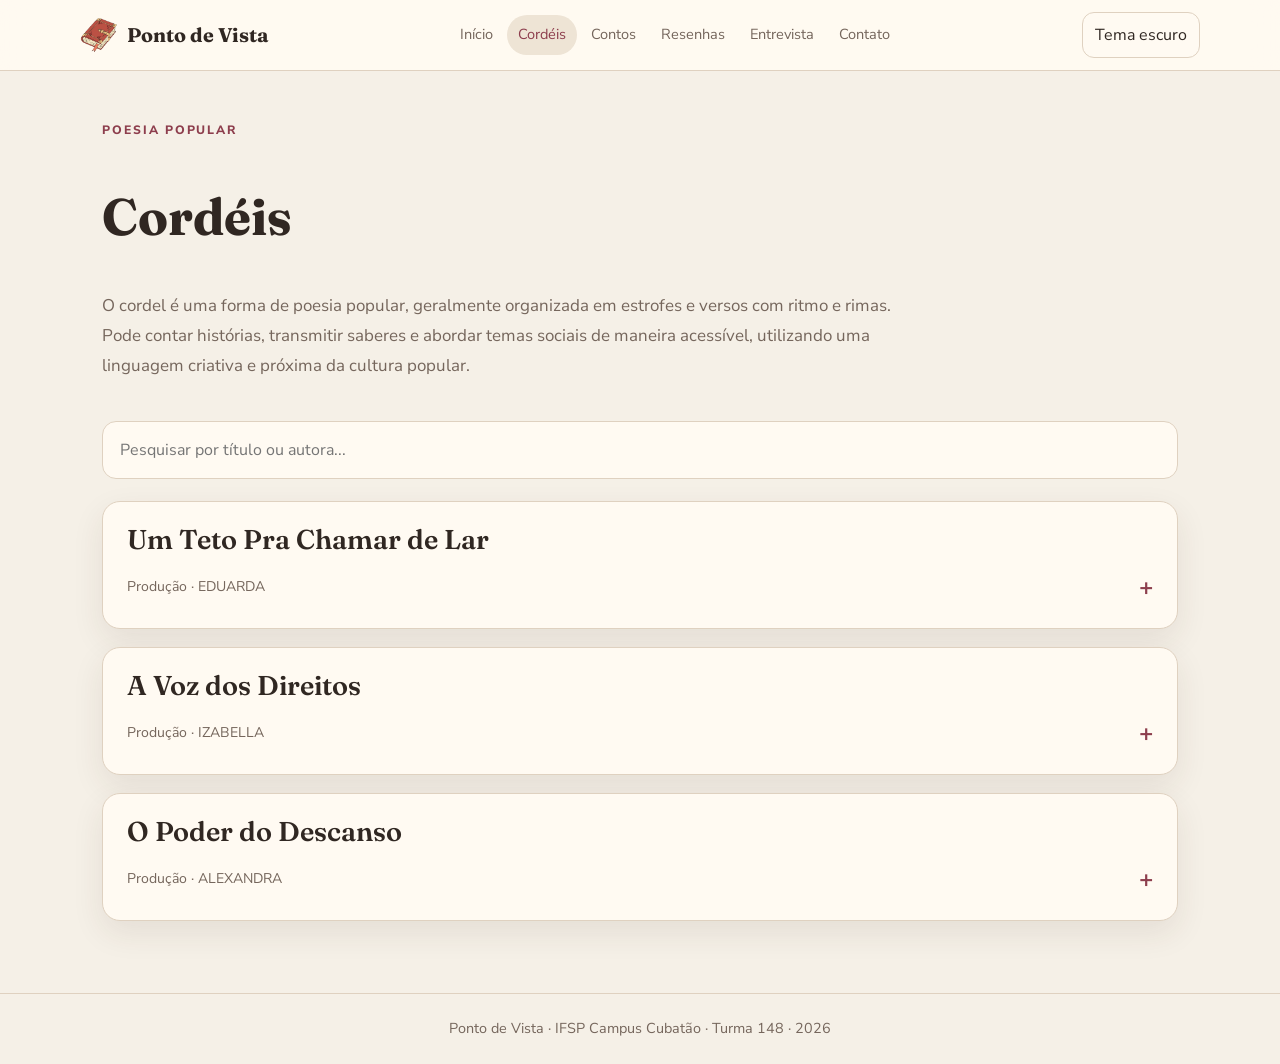
<file: cordel.html>
<!DOCTYPE html>
<html lang="pt-BR">

<head>
  <meta charset="utf-8" />
  <meta content="width=device-width, initial-scale=1" name="viewport" />
  <meta content="Produções de Português da turma 148 — IFSP Campus Cubatão." name="description" />
  <title>
    Cordel | Ponto de Vista
  </title>
  <link href="img/icon.png" rel="icon" type="image/png" />
  <link href="css/estilo.css" rel="stylesheet" />
</head>

<body>
  <header class="header">
    <a class="logo" href="index.html">
      <img alt="" class="brand-book" src="img/livro.png" />
      Ponto de Vista
    </a>
    <nav id="nav">
      <a href="index.html">
        Início
      </a>
      <a href="cordel.html">
        Cordéis
      </a>
      <a href="contos.html">
        Contos
      </a>
      <a href="resenhas.html">
        Resenhas
      </a>
      <a href="entrevista.html">
        Entrevista
      </a>
      <a href="contato.html">
        Contato
      </a>
    </nav>
    <button aria-label="Alternar tema" class="theme" id="theme">
      Tema escuro
    </button>
    <button aria-label="Abrir menu" class="menu" id="menu">
      ☰
    </button>
  </header>

  <main>
    <section class="pagehead">
      <small>
        POESIA POPULAR
      </small>
      <h1>
        Cordéis
      </h1>
      <p>
        O cordel é uma forma de poesia popular, geralmente organizada em estrofes e versos com ritmo e rimas. Pode
        contar histórias, transmitir saberes e abordar temas sociais de maneira acessível, utilizando uma linguagem
        criativa e próxima da cultura popular.
      </p>
    </section>

    <div class="search-box">
      <input type="search" id="searchWorks" placeholder="Pesquisar por título ou autora..."
        aria-label="Pesquisar por título ou autora" />
    </div>

    <p id="searchEmpty" class="search-empty" hidden>Nenhuma produção encontrada.</p>

    <section class="stack">

      <details class="work">
        <summary>
          <span class="work-title">
            Um Teto Pra Chamar de Lar
          </span>
          <span class="work-author">
            Produção · EDUARDA
          </span>
        </summary>

        <article class="paper work-content">
          <h2>
            Um Teto Pra Chamar de Lar
          </h2>

          <div class="verse">
            <p>
              Na esquina daquela rua<br>
              Morava seu João,<br>
              Com três filhos pequenos<br>
              E um aperto no coração.<br>
              Sua casa era de madeira,<br>
              Seu chão era de chão.
            </p>

            <p>
              Quando a chuva aparecia,<br>
              Era pano pra todo lado,<br>
              Balde em cima da mesa,<br>
              Colchão sempre molhado.<br>
              Enquanto isso, lá no centro,<br>
              Tinha prédio abandonado.
            </p>

            <p>
              Seu João saía cedinho<br>
              Pra trabalhar o dia inteiro,<br>
              Voltava cansado pra casa,<br>
              Com dinheiro bem ligeiro.<br>
              Pagava aluguel e comida,<br>
              Mas sobrava quase zero.
            </p>

            <p>
              Dizia o dono da casa:<br>
              “Se não pagar, vai sair!”<br>
              Mas pra onde vai uma família<br>
              Que só consegue sobreviver?<br>
              Ter um teto deveria<br>
              Ser direito, não um favor.
            </p>

            <p>
              Na televisão se ouvia<br>
              Promessa de solução:<br>
              “Vamos acabar com a pobreza,<br>
              Vamos trazer habitação!”<br>
              Mas seu João continuava<br>
              Na mesma situação.
            </p>

            <p>
              Enquanto alguns compram mansões<br>
              Só pra deixar de enfeite,<br>
              Tem gente contando moeda<br>
              Pra conseguir seu leite.<br>
              Que justiça é essa, minha gente,<br>
              Que transforma lar em privilégio?
            </p>

            <p>
              Não é falta de esforço<br>
              De quem vive naquela situação,<br>
              Muitas vezes o salário<br>
              Que não acompanha o cifrão.<br>
              O preço sobe todo dia,<br>
              Mas não sobe a condição.
            </p>

            <p>
              Ter moradia é ter mais<br>
              Do que paredes e um telhado:<br>
              É poder dormir tranquilo,<br>
              Sem medo de ser despejado,<br>
              É criar os seus filhos<br>
              Em um lugar seguro e cuidado.
            </p>

            <p>
              Se existe casa sobrando<br>
              E gente sem ter onde ficar,<br>
              Talvez seja hora de todos<br>
              Pararem pra questionar:<br>
              Por que o direito à moradia<br>
              Ainda é tão difícil de alcançar?
            </p>

            <p>
              E assim termina o cordel,<br>
              Mas não termina a questão:<br>
              Um lar digno pra cada pessoa<br>
              Não deveria ser exceção.<br>
              Porque moradia é direito,<br>
              Não prêmio de competição.
            </p>
          </div>
        </article>
      </details>

      <details class="work">
        <summary>
          <span class="work-title">
            A Voz dos Direitos
          </span>
          <span class="work-author">
            Produção · IZABELLA
          </span>
        </summary>

        <article class="paper work-content">
          <h2>
            A Voz dos Direitos
          </h2>

          <div class="verse">
            <p>
              Toda criança tem direito<br>
              A crescer com proteção,<br>
              Ter carinho e ter respeito,<br>
              Saúde e educação.<br>
              São direitos importantes<br>
              Para toda a população.
            </p>

            <p>
              Existe uma lei no Brasil<br>
              Que veio para proteger,<br>
              O Estatuto da Criança<br>
              Ajuda a fazer valer<br>
              Os direitos dos pequenos<br>
              E dos jovens também crescer.
            </p>

            <p>
              Estudar é importante,<br>
              Aprender é construir,<br>
              Toda criança merece<br>
              Uma escola para ir.<br>
              Com ensino de qualidade,<br>
              Novos sonhos vão surgir.
            </p>

            <p>
              Ter saúde é um direito,<br>
              Ter cuidado e atenção,<br>
              Receber ajuda médica<br>
              Quando houver necessidade, então.<br>
              Toda vida tem valor,<br>
              Merece consideração.
            </p>

            <p>
              Brincar também é necessário,<br>
              Ter momentos de diversão,<br>
              Praticar esportes e jogos,<br>
              Ter cultura e recreação.<br>
              Pois a infância é uma fase<br>
              Que merece proteção.
            </p>

            <p>
              Toda criança merece<br>
              Uma família e um lar,<br>
              Um ambiente de carinho<br>
              Onde possa se expressar.<br>
              Com respeito e segurança,<br>
              Ter liberdade para sonhar.
            </p>

            <p>
              Nenhum jovem ou criança<br>
              Deve sofrer exploração,<br>
              Nem violência ou abandono,<br>
              Nem qualquer humilhação.<br>
              A lei protege seus direitos<br>
              E combate a violação.
            </p>

            <p>
              Não importa a sua origem,<br>
              Sua cor ou condição,<br>
              Todos devem ser tratados<br>
              Com respeito e igualdade, então.<br>
              Pois ninguém é diferente<br>
              No valor da sua existência e dignidade.
            </p>

            <p>
              A família e a sociedade<br>
              Têm dever de proteger,<br>
              O governo também participa<br>
              Para esses direitos valer.<br>
              É preciso compromisso<br>
              Para a lei acontecer.
            </p>

            <p>
              O Estatuto nos ensina<br>
              Que respeito é fundamental,<br>
              Proteger a infância e a juventude<br>
              É um dever social.<br>
              Garantir todos os direitos<br>
              É construir um país melhor afinal.
            </p>
          </div>
        </article>
      </details>

      <details class="work">
        <summary>
          <span class="work-title">
            O Poder do Descanso
          </span>
          <span class="work-author">
            Produção · ALEXANDRA
          </span>
        </summary>

        <article class="paper work-content">
          <h2>
            O Poder do Descanso
          </h2>

          <div class="verse">
            <p>
              Todo mundo tem direito<br>
              Um tempo para parar<br>
              Depois de muito trabalho<br>
              Também pode descansar<br>
              Pois ninguém é de ferro,<br>
              Também quero relaxar.
            </p>

            <p>
              Trabalhar é importante,<br>
              Mas meu descanso também é<br>
              Ter um tempo de sossego,<br>
              Pra descansar o corpo em pé<br>
              E poder viver tranquilo<br>
              Com saúde e com fé
            </p>

            <p>
              Minha jornada de trabalho<br>
              Não pode ser sem limite<br>
              Pois esforço sem descanso<br>
              Até a saúde prejudica.<br>
              Ter um tempo adequado<br>
              É direito que se garante.
            </p>

            <p>
              Depois de tanto trabalho<br>
              Vem o tempo de lazer<br>
              De brincar, sair, sorrir.<br>
              Ter momentos de descanso<br>
              É necessário para o viver<br>
              E espanta o sofrer
            </p>

            <p>
              Tempo livre<br>
              É tempo de respirar<br>
              De deixar o trabalho um pouco<br>
              E poder se desligar<br>
              Todo trabalhador<br>
              Merece um tempo pra aproveitar
            </p>

            <p>
              Não é um luxo nem presente<br>
              É direito de qualquer um<br>
              Pois de descanso faz a vida<br>
              Fica melhor pra qualquer um.<br>
              Trabalhar com dignidade<br>
              É importante para o bem comum.
            </p>

            <p>
              Se a pessoa só trabalha<br>
              Sem tempo para parar<br>
              O corpo fica cansado<br>
              E começa a reclamar<br>
              Por isso o direito ao descanso<br>
              Devemos sempre respeitar.
            </p>

            <p>
              Artigo 24<br>
              Vem então nos ensinar:<br>
              Que numa jornada<br>
              Também é preciso parar.<br>
              Ter lazer e ter descanso<br>
              Não é direito a conquistar.
            </p>

            <p>
              Trabalho e descanso juntos<br>
              Devem sempre caminhar,<br>
              Pois uma vida saudável<br>
              Precisa se equilibrar.<br>
              Não é só trabalhar muito<br>
              Também é preciso relaxar.
            </p>

            <p>
              Por isso fica o recado<br>
              Neste verso popular:<br>
              Todo mundo tem direito<br>
              A um momento para descansar.<br>
              Trabalhar é necessário<br>
              Mas viver é aproveitar.
            </p>
          </div>
        </article>
      </details>

    </section>
  </main>

  <footer class="footer">
    Ponto de Vista · IFSP Campus Cubatão · Turma 148 ·
    <span data-year="">
      2026
    </span>
  </footer>

  <script src="js/site.js">
  </script>
</body>

</html>
</file>
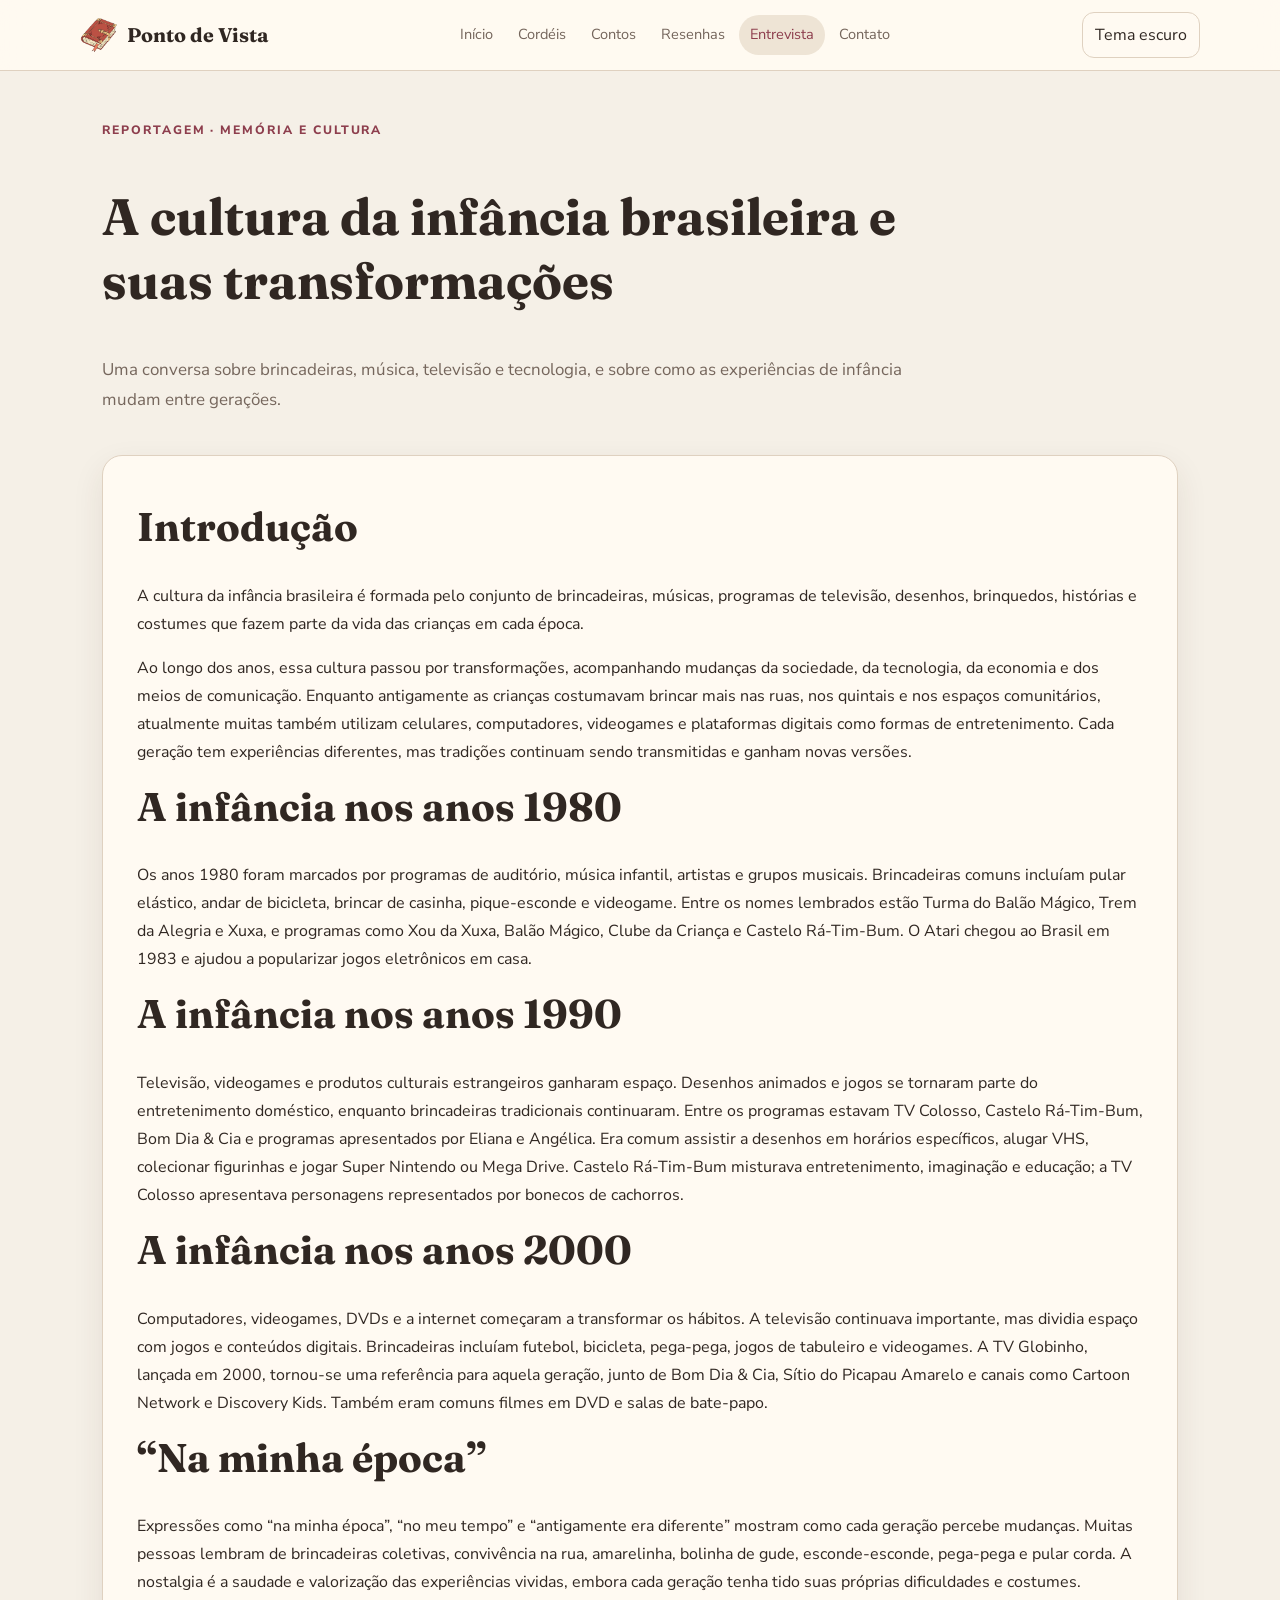
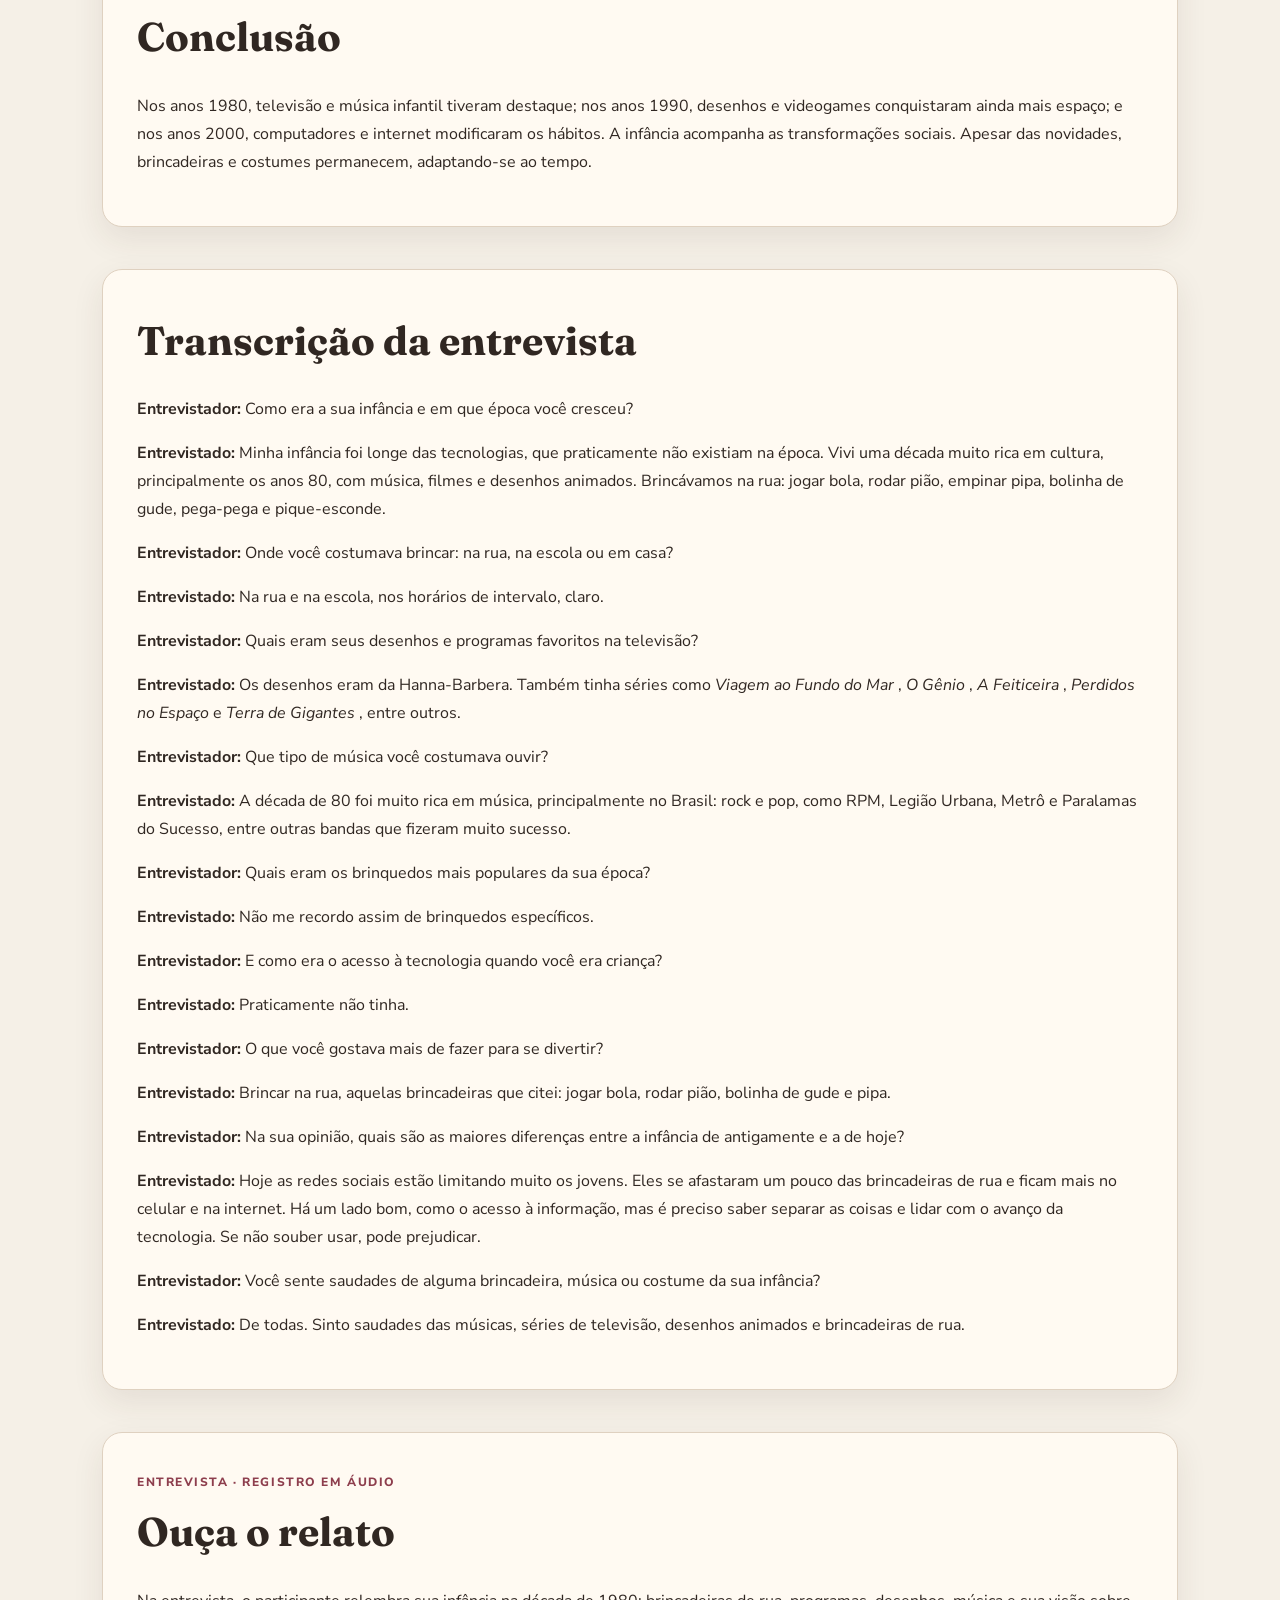
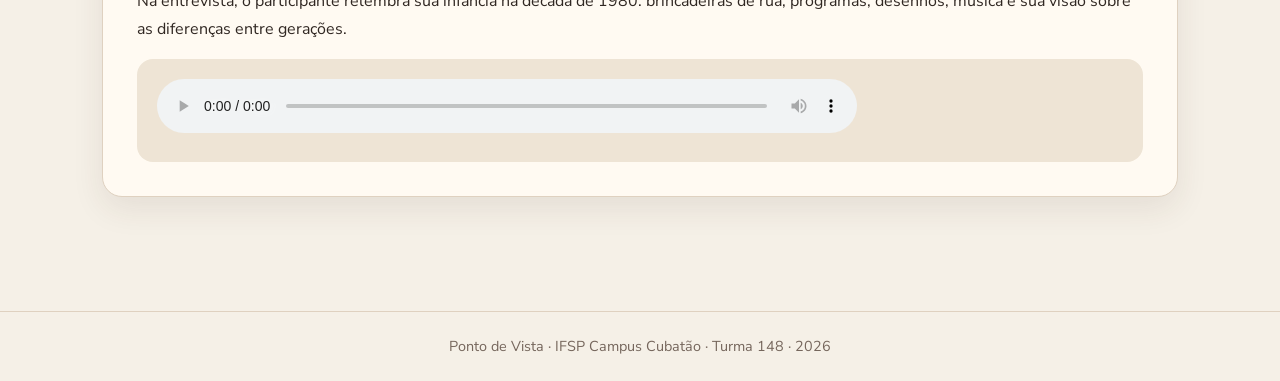
<file: entrevista.html>
<!DOCTYPE html>
<html lang="pt-BR">
 <head>
  <meta charset="utf-8"/>
  <meta content="width=device-width, initial-scale=1" name="viewport"/>
  <meta content="Reportagem e entrevista sobre a cultura da infância brasileira." name="description"/>
  <title>
   Entrevista | Ponto de Vista
  </title>
  <link href="img/icon.png" rel="icon" type="image/png"/>
  <link href="css/estilo.css" rel="stylesheet"/>
 </head>
 <body>
  <header class="header">
   <a class="logo" href="index.html">
    <img alt="" class="brand-book" src="img/livro.png"/>
    Ponto de Vista
   </a>
   <nav id="nav">
    <a href="index.html">
     Início
    </a>
    <a href="cordel.html">
     Cordéis
    </a>
    <a href="contos.html">
     Contos
    </a>
    <a href="resenhas.html">
     Resenhas
    </a>
    <a href="entrevista.html">
     Entrevista
    </a>
    <a href="contato.html">
     Contato
    </a>
   </nav>
   <button aria-label="Alternar tema" class="theme" id="theme">
    Tema escuro
   </button>
   <button aria-label="Abrir menu" class="menu" id="menu">
    Menu
   </button>
  </header>
  <main>
   <section class="pagehead">
    <small>
     REPORTAGEM · MEMÓRIA E CULTURA
    </small>
    <h1>
     A cultura da infância brasileira e suas transformações
    </h1>
    <p>
     Uma conversa sobre brincadeiras, música, televisão e tecnologia, e sobre como as experiências de infância mudam entre gerações.
    </p>
   </section>
   <article class="paper">
    <h2>
     Introdução
    </h2>
    <p>
     A cultura da infância brasileira é formada pelo conjunto de brincadeiras, músicas, programas de televisão, desenhos, brinquedos, histórias e costumes que fazem parte da vida das crianças em cada época.
    </p>
    <p>
     Ao longo dos anos, essa cultura passou por transformações, acompanhando mudanças da sociedade, da tecnologia, da economia e dos meios de comunicação. Enquanto antigamente as crianças costumavam brincar mais nas ruas, nos quintais e nos espaços comunitários, atualmente muitas também utilizam celulares, computadores, videogames e plataformas digitais como formas de entretenimento. Cada geração tem experiências diferentes, mas tradições continuam sendo transmitidas e ganham novas versões.
    </p>
    <h2>
     A infância nos anos 1980
    </h2>
    <p>
     Os anos 1980 foram marcados por programas de auditório, música infantil, artistas e grupos musicais. Brincadeiras comuns incluíam pular elástico, andar de bicicleta, brincar de casinha, pique-esconde e videogame. Entre os nomes lembrados estão Turma do Balão Mágico, Trem da Alegria e Xuxa, e programas como Xou da Xuxa, Balão Mágico, Clube da Criança e Castelo Rá-Tim-Bum. O Atari chegou ao Brasil em 1983 e ajudou a popularizar jogos eletrônicos em casa.
    </p>
    <h2>
     A infância nos anos 1990
    </h2>
    <p>
     Televisão, videogames e produtos culturais estrangeiros ganharam espaço. Desenhos animados e jogos se tornaram parte do entretenimento doméstico, enquanto brincadeiras tradicionais continuaram. Entre os programas estavam TV Colosso, Castelo Rá-Tim-Bum, Bom Dia & Cia e programas apresentados por Eliana e Angélica. Era comum assistir a desenhos em horários específicos, alugar VHS, colecionar figurinhas e jogar Super Nintendo ou Mega Drive. Castelo Rá-Tim-Bum misturava entretenimento, imaginação e educação; a TV Colosso apresentava personagens representados por bonecos de cachorros.
    </p>
    <h2>
     A infância nos anos 2000
    </h2>
    <p>
     Computadores, videogames, DVDs e a internet começaram a transformar os hábitos. A televisão continuava importante, mas dividia espaço com jogos e conteúdos digitais. Brincadeiras incluíam futebol, bicicleta, pega-pega, jogos de tabuleiro e videogames. A TV Globinho, lançada em 2000, tornou-se uma referência para aquela geração, junto de Bom Dia & Cia, Sítio do Picapau Amarelo e canais como Cartoon Network e Discovery Kids. Também eram comuns filmes em DVD e salas de bate-papo.
    </p>
    <h2>
     “Na minha época”
    </h2>
    <p>
     Expressões como “na minha época”, “no meu tempo” e “antigamente era diferente” mostram como cada geração percebe mudanças. Muitas pessoas lembram de brincadeiras coletivas, convivência na rua, amarelinha, bolinha de gude, esconde-esconde, pega-pega e pular corda. A nostalgia é a saudade e valorização das experiências vividas, embora cada geração tenha tido suas próprias dificuldades e costumes.
    </p>
    <h2>
     Conclusão
    </h2>
    <p>
     Nos anos 1980, televisão e música infantil tiveram destaque; nos anos 1990, desenhos e videogames conquistaram ainda mais espaço; e nos anos 2000, computadores e internet modificaram os hábitos. A infância acompanha as transformações sociais. Apesar das novidades, brincadeiras e costumes permanecem, adaptando-se ao tempo.
    </p>
   </article>
   <section class="section paper transcript">
    <h2>
     Transcrição da entrevista
    </h2>
    <p>
     <strong>
      Entrevistador:
     </strong>
     Como era a sua infância e em que época você cresceu?
    </p>
    <p>
     <strong>
      Entrevistado:
     </strong>
     Minha infância foi longe das tecnologias, que praticamente não existiam na época. Vivi uma década muito rica em cultura, principalmente os anos 80, com música, filmes e desenhos animados. Brincávamos na rua: jogar bola, rodar pião, empinar pipa, bolinha de gude, pega-pega e pique-esconde.
    </p>
    <p>
     <strong>
      Entrevistador:
     </strong>
     Onde você costumava brincar: na rua, na escola ou em casa?
    </p>
    <p>
     <strong>
      Entrevistado:
     </strong>
     Na rua e na escola, nos horários de intervalo, claro.
    </p>
    <p>
     <strong>
      Entrevistador:
     </strong>
     Quais eram seus desenhos e programas favoritos na televisão?
    </p>
    <p>
     <strong>
      Entrevistado:
     </strong>
     Os desenhos eram da Hanna-Barbera. Também tinha séries como
     <i>
      Viagem ao Fundo do Mar
     </i>
     ,
     <i>
      O Gênio
     </i>
     ,
     <i>
      A Feiticeira
     </i>
     ,
     <i>
      Perdidos no Espaço
     </i>
     e
     <i>
      Terra de Gigantes
     </i>
     , entre outros.
    </p>
    <p>
     <strong>
      Entrevistador:
     </strong>
     Que tipo de música você costumava ouvir?
    </p>
    <p>
     <strong>
      Entrevistado:
     </strong>
     A década de 80 foi muito rica em música, principalmente no Brasil: rock e pop, como RPM, Legião Urbana, Metrô e Paralamas do Sucesso, entre outras bandas que fizeram muito sucesso.
    </p>
    <p>
     <strong>
      Entrevistador:
     </strong>
     Quais eram os brinquedos mais populares da sua época?
    </p>
    <p>
     <strong>
      Entrevistado:
     </strong>
     Não me recordo assim de brinquedos específicos.
    </p>
    <p>
     <strong>
      Entrevistador:
     </strong>
     E como era o acesso à tecnologia quando você era criança?
    </p>
    <p>
     <strong>
      Entrevistado:
     </strong>
     Praticamente não tinha.
    </p>
    <p>
     <strong>
      Entrevistador:
     </strong>
     O que você gostava mais de fazer para se divertir?
    </p>
    <p>
     <strong>
      Entrevistado:
     </strong>
     Brincar na rua, aquelas brincadeiras que citei: jogar bola, rodar pião, bolinha de gude e pipa.
    </p>
    <p>
     <strong>
      Entrevistador:
     </strong>
     Na sua opinião, quais são as maiores diferenças entre a infância de antigamente e a de hoje?
    </p>
    <p>
     <strong>
      Entrevistado:
     </strong>
     Hoje as redes sociais estão limitando muito os jovens. Eles se afastaram um pouco das brincadeiras de rua e ficam mais no celular e na internet. Há um lado bom, como o acesso à informação, mas é preciso saber separar as coisas e lidar com o avanço da tecnologia. Se não souber usar, pode prejudicar.
    </p>
    <p>
     <strong>
      Entrevistador:
     </strong>
     Você sente saudades de alguma brincadeira, música ou costume da sua infância?
    </p>
    <p>
     <strong>
      Entrevistado:
     </strong>
     De todas. Sinto saudades das músicas, séries de televisão, desenhos animados e brincadeiras de rua.
    </p>
   </section>
   <section class="section paper">
    <small>
     ENTREVISTA · REGISTRO EM ÁUDIO
    </small>
    <h2>
     Ouça o relato
    </h2>
    <p>
     Na entrevista, o participante relembra sua infância na década de 1980: brincadeiras de rua, programas, desenhos, música e sua visão sobre as diferenças entre gerações.
    </p>
    <div class="audio-box">
     <audio controls="">
      <source src="audio/Entrevista.mp4" type="audio/mp4"/>
      Seu navegador não oferece suporte ao player de áudio.
     </audio>
    </div>
   </section>
  </main>
  <footer class="footer">
   Ponto de Vista · IFSP Campus Cubatão · Turma 148 ·
   <span data-year="">
    2026
   </span>
  </footer>
  <script src="js/site.js">
  </script>
 </body>
</html>
</file>
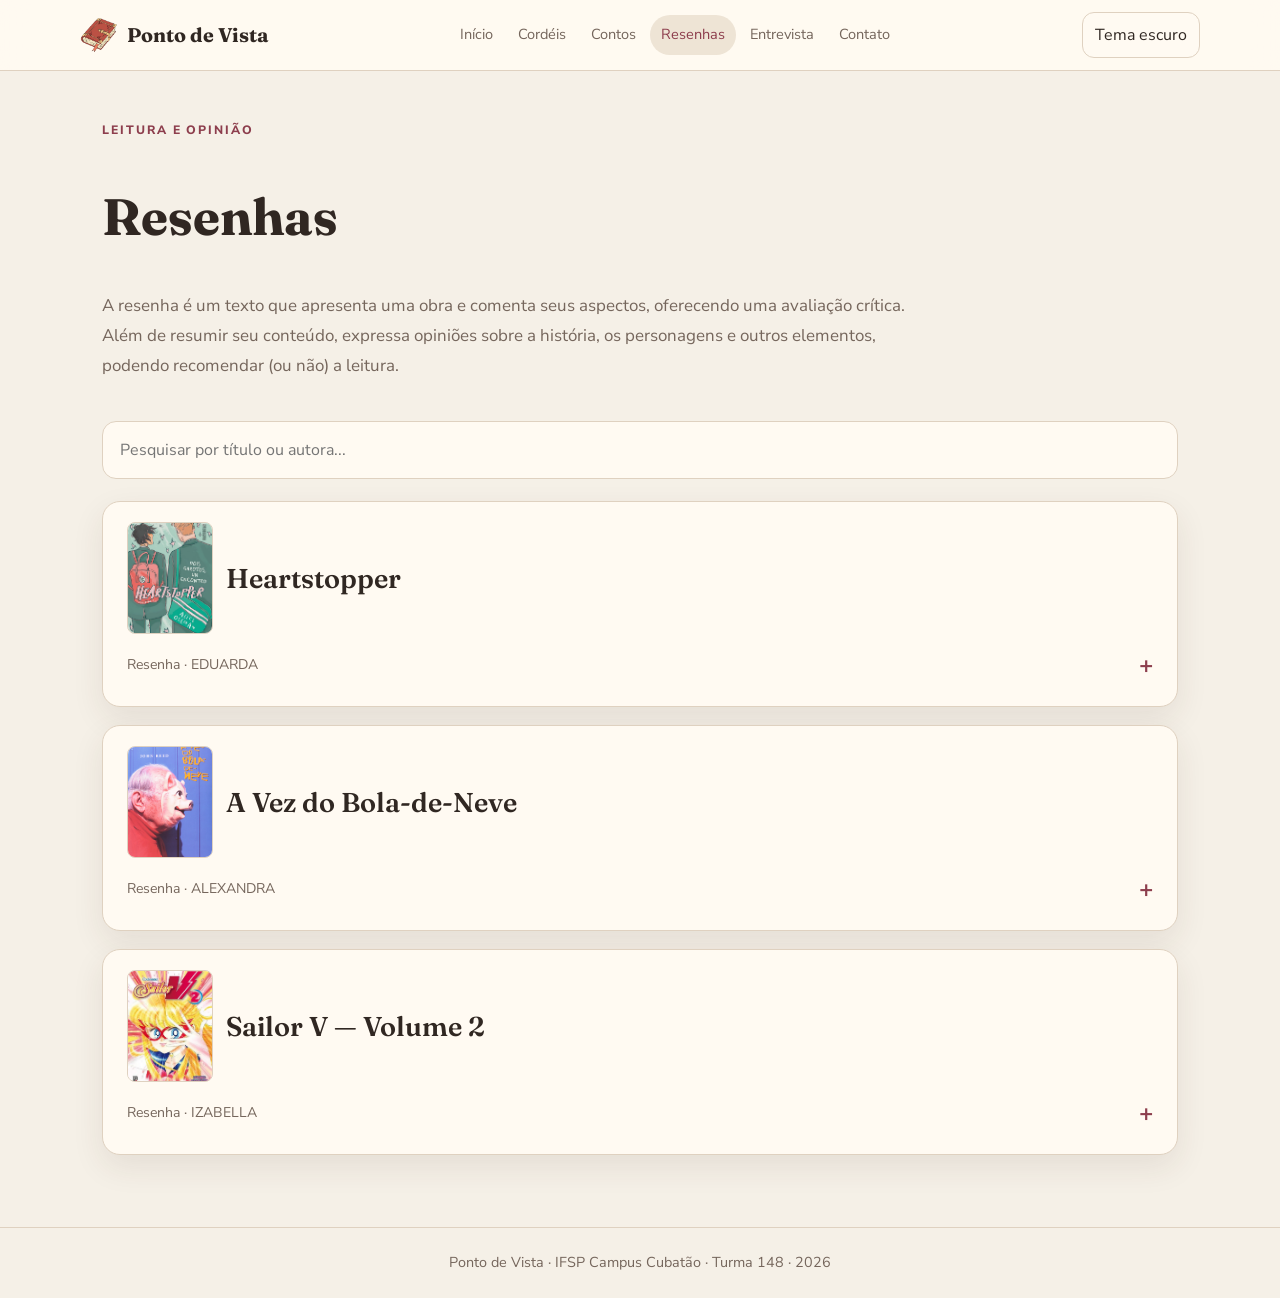
<file: resenhas.html>
<!DOCTYPE html>
<html lang="pt-BR">

<head>
  <meta charset="utf-8" />
  <meta content="width=device-width, initial-scale=1" name="viewport" />
  <meta content="Produções de Português da turma 148 — IFSP Campus Cubatão." name="description" />
  <title>
    Resenhas | Ponto de Vista
  </title>
  <link href="img/icon.png" rel="icon" type="image/png" />
  <link href="css/estilo.css" rel="stylesheet" />
</head>

<body>
  <header class="header">
    <a class="logo" href="index.html">
      <img alt="" class="brand-book" src="img/livro.png" />
      Ponto de Vista
    </a>
    <nav id="nav">
      <a href="index.html">
        Início
      </a>
      <a href="cordel.html">
        Cordéis
      </a>
      <a href="contos.html">
        Contos
      </a>
      <a href="resenhas.html">
        Resenhas
      </a>
      <a href="entrevista.html">
        Entrevista
      </a>
      <a href="contato.html">
        Contato
      </a>
    </nav>
    <button aria-label="Alternar tema" class="theme" id="theme">
      Tema escuro
    </button>
    <button aria-label="Abrir menu" class="menu" id="menu">
      ☰
    </button>
  </header>
  <main>
    <section class="pagehead">
      <small>
        LEITURA E OPINIÃO
      </small>
      <h1>
        Resenhas
      </h1>
      <p>
        A resenha é um texto que apresenta uma obra e comenta seus aspectos, oferecendo uma avaliação crítica. Além de
        resumir seu conteúdo, expressa opiniões sobre a história, os personagens e outros elementos, podendo recomendar
        (ou não) a leitura.
      </p>
    </section>
    <div class="search-box">
      <input type="search" id="searchWorks" placeholder="Pesquisar por título ou autora..."
        aria-label="Pesquisar por título ou autora" />
    </div>
    <p id="searchEmpty" class="search-empty" hidden>Nenhuma produção encontrada.</p>
    <section class="stack">
      <details class="work">
        <summary>
          <span class="work-title">
            <img class="review-thumb" src="img/Heartstopper.jpg" alt="Capa de Heartstopper" />
            Heartstopper
          </span>
          <span class="work-author">
            Resenha · EDUARDA
          </span>
        </summary>
        <article class="paper work-content">
          <h2>
            Heartstopper
          </h2>

          <figure class="book-image">
            <img alt="Imagem da obra Heartstopper" src="img/Heartstopper.jpg" />
          </figure>

          <div class="meta">
            <span class="tag">Alice Oseman</span>
            <span class="tag">2018</span>
            <span class="tag">Romance · Drama</span>
          </div>

          <p>
            <i>Heartstopper</i>, escrito por Alice Oseman e publicado em
            2018, conta a história de dois adolescentes que estudam na
            mesma escola. Charlie é um garoto que já passou por várias
            situações difíceis na escola e Nick é um jogador de rúgbi
            bastante popular. Os dois desenvolvem uma amizade que se
            transforma em sentimentos mais profundos. A história acompanha
            seus desafios e a descoberta de seus sentimentos e suas identidades.
          </p>

          <p>
            Eu aprovo o livro, pois aborda temas importantes de maneira
            leve e fácil de entender. Uma personagem de que gostei bastante
            foi Tori, a irmã de Charlie, porque ela é divertida e observadora.
            Gostei da personalidade dela e da maneira como ela se importa
            com o irmão e as pessoas ao seu redor.
          </p>

          <p>
            Um dos pontos positivos da obra é a facilidade de leitura,
            já que a história é leve e fácil de acompanhar. Isso faz com
            que a leitura seja tranquila, principalmente para quem gosta
            de histórias mais simples e emocionantes. Porém, eu costumo
            preferir obras um pouco mais complexas e desenvolvidas, com
            maior aprofundamento dos personagens, da história e dos
            acontecimentos. Apesar de preferir obras mais desenvolvidas,
            acho que a leveza e a facilidade de leitura são coisas que
            combinam com <i>Heartstopper</i> e fazem bem para a história,
            então não é algo que eu mudaria.
          </p>

          <p>
            Eu recomendo o livro para adolescentes e para pessoas que
            gostam de histórias leves e que falam sobre amizade e
            sentimentos. Acho que a história pode fazer o leitor refletir
            sobre a importância de respeitar os outros e ser quem realmente é.
          </p>

          <p>
            Se eu fosse a autora, talvez desenvolvesse um pouco mais
            alguns personagens secundários, para conhecermos melhor suas
            histórias. Acho que isso poderia deixar a obra ainda mais
            completa e permitir que o leitor entendesse melhor as
            personalidades e os problemas desses personagens. Mesmo assim,
            não considero isso um problema, pois a história consegue se
            concentrar bem nos personagens principais.
          </p>

          <p>
            O livro também pode ser relacionado com a atualidade, pois
            questões como bullying, preconceito, amizade e aceitação ainda
            fazem parte da realidade de muitos adolescentes. Por isso,
            acho a história bem realista e condizente com os dias de hoje.
          </p>

          <p>
            Em alguns momentos, consegui me identificar com os personagens,
            principalmente com as inseguranças, os questionamentos, as
            dúvidas e os sentimentos que eles enfrentam durante a
            adolescência. Isso fez com que a história se tornasse mais
            próxima e fácil de compreender.
          </p>

          <p>
            <strong>Avaliação:</strong> ⭐⭐⭐⭐☆ (4/5)
          </p>
        </article>
      </details>
      <details class="work">
        <summary>
          <span class="work-title">
            <img class="review-thumb" src="img/Bola.jpg" alt="Capa de A Vez do Bola-de-Neve" />
            A Vez do Bola-de-Neve
          </span>
          <span class="work-author">
            Resenha · ALEXANDRA
          </span>
        </summary>
        <article class="paper work-content">
          <h2>
            A Vez do Bola-de-Neve
          </h2>

          <figure class="book-image">
            <img alt="Imagem da obra A Vez do Bola-de-Neve" src="img/Bola.jpg" />
          </figure>

          <div class="meta">
            <span class="tag">John Reed</span>
            <span class="tag">2002 / 2003</span>
            <span class="tag">Ficção · Sátira</span>
            <span class="tag">Editora Planeta</span>
          </div>

          <p>
            <i>A Vez do Bola-de-Neve</i>, de John Reed, é uma obra que
            funciona como uma continuação e, ao mesmo tempo, uma paródia
            de <i>A Revolução dos Bichos</i>, de George Orwell. A história
            se passa novamente na Granja dos Bichos, depois dos acontecimentos
            do livro de Orwell. Bola-de-Neve, o porco que havia sido expulso
            da granja, retorna com novas ideias para transformar o lugar.
            Dessa vez, ele apresenta uma visão baseada no capitalismo,
            no consumo, na competição e na busca por riqueza e modernização.
          </p>

          <p>
            No começo, a granja está em decadência, mas Bola-de-Neve
            consegue convencer os animais de que mudanças são necessárias.
            Aos poucos, a granja passa por diversas transformações, como
            a construção dos Moinhos Gêmeos, a chegada de novas tecnologias
            e a aproximação dos animais com os seres humanos. A busca pelo
            crescimento econômico faz com que a granja se transforme cada
            vez mais, deixando para trás os ideais que existiam anteriormente.
          </p>

          <p>
            Um dos personagens que mais chama atenção é Bola-de-Neve,
            que é inteligente e possui grande capacidade de convencer
            os outros animais. Porém, sua maneira de administrar a granja
            também mostra que uma ideia que parece trazer progresso pode
            apresentar problemas quando existe muita preocupação com dinheiro,
            poder e competição. Outro elemento importante são os animais
            da granja, que representam diferentes grupos da sociedade e
            acabam sendo influenciados pelas mudanças que acontecem ao seu redor.
          </p>

          <p>
            Na minha opinião, o livro é interessante porque utiliza animais
            e uma história aparentemente simples para falar sobre assuntos
            políticos, econômicos e sociais. Gostei principalmente da forma
            como John Reed transforma a história original de Orwell para
            discutir problemas de um mundo mais moderno. Porém, acredito
            que algumas partes poderiam ser mais fáceis de compreender,
            pois existem muitas referências e críticas que podem passar
            despercebidas para quem não conhece a obra de Orwell ou os
            acontecimentos históricos relacionados ao livro. Uma coisa que
            eu mudaria seria tornar algumas dessas referências mais claras,
            principalmente para leitores que não conhecem
            <i>A Revolução dos Bichos</i>. Isso tornaria a leitura mais
            acessível e ajudaria a entender melhor a intenção do autor.
          </p>

          <p>
            Eu recomendaria o livro principalmente para pessoas que já
            leram <i>A Revolução dos Bichos</i> ou que gostam de histórias
            que apresentam críticas à sociedade. A leitura também pode
            ser interessante para quem gosta de livros que misturam ficção,
            humor e questões políticas. Entretanto, para entender
            completamente a história, é importante conhecer a obra de
            Orwell, já que grande parte do significado de
            <i>A Vez do Bola-de-Neve</i> está justamente na relação
            entre os dois livros.
          </p>

          <p>
            Uma das principais relações da obra com a realidade está na
            crítica ao capitalismo, ao consumismo, à competição econômica
            e às transformações da sociedade. O livro também faz referências
            a acontecimentos do mundo real do início do século XXI,
            especialmente aos ataques de 11 de setembro de 2001,
            representados na história pelos Moinhos Gêmeos.
          </p>

          <p>
            A maior semelhança com <i>A Revolução dos Bichos</i> está
            no cenário e nos personagens, já que as duas histórias utilizam
            animais para representar pessoas, grupos e acontecimentos da
            sociedade. Enquanto Orwell utilizou a granja para fazer uma
            crítica ao stalinismo e à corrupção do poder, John Reed aproveita
            o mesmo universo para discutir o capitalismo e questões do
            mundo globalizado.
          </p>

          <p>
            Assim, <i>A Vez do Bola-de-Neve</i> é uma obra que vai além
            de uma simples história sobre animais. O livro utiliza a sátira
            para fazer o leitor pensar sobre política, economia, poder e
            sociedade. Apesar de ser uma leitura que pode ser um pouco
            difícil em algumas partes, considero que é uma obra interessante,
            principalmente quando lida em conjunto com
            <i>A Revolução dos Bichos</i>, pois permite perceber como
            diferentes sistemas e ideias podem ser criticados por meio
            da literatura.
          </p>
        </article>
      </details>
      <details class="work">
        <summary>
          <span class="work-title">
            <img class="review-thumb" src="img/Sailor.jpg" alt="Capa de Sailor V volume 2" />
            Sailor V — Volume 2
          </span>
          <span class="work-author">
            Resenha · IZABELLA
          </span>
        </summary>
        <article class="paper work-content">
          <h2>
            Sailor V — Volume 2
          </h2>
          <figure class="book-image">
            <img alt="Imagem da obra Sailor V — Volume 2" src="img/Sailor.jpg" />
          </figure>
          <div class="meta">
            <span class="tag">
              Naoko Takeuchi
            </span>
            <span class="tag">
              2015
            </span>
            <span class="tag">
              Shōjo · Fantasia · Aventura · Romance
            </span>
          </div>
          <p>
            Depois dos acontecimentos do volume 1, Minako continua sua vida dupla como Sailor V, enfrentando inimigos
            enviados pela Dark Agency. Durante este volume, investiga acontecimentos suspeitos: uma loja de chocolates
            que manipula pessoas no Dia dos Namorados, uma vilã ligada a um spa que rouba energia vital e conhece o
            ladrão fantasma Ace, que parece ser rival e aliado ao mesmo tempo.
          </p>
          <p>
            Sailor V também tenta equilibrar sua vida pessoal, escolar, sua missão como heroína e sua vontade de
            encontrar um amor.
          </p>
          <p>
            Esse volume é bem divertido, e as façanhas da Minako são sempre muito engraçadas. Gostei muito da história
            dela como Sailor Moon, porque ajuda a entender a história seguinte e também o volume anterior. Considero o
            volume mais importante e o mais divertido para mim até agora. Foi uma leitura gostosa e tranquila; quem
            gosta do universo de Sailor Moon provavelmente vai adorar.
          </p>
          <p>
            <strong>
              Recomendação:
            </strong>
            para quem gosta de aventura, humor e do universo Sailor Moon.
          </p>
        </article>
      </details>
    </section>
  </main>
  <footer class="footer">
    Ponto de Vista · IFSP Campus Cubatão · Turma 148 ·
    <span data-year="">
      2026
    </span>
  </footer>
  <script src="js/site.js">
  </script>
</body>

</html>
</file>
<file: css/estilo.css>
@import url('https://fonts.googleapis.com/css2?family=Fraunces:opsz,wght@9..144,500;600;700&family=Nunito+Sans:wght@400;500;600;700&family=Literata:opsz,wght@7..72,400;7..72,600&display=swap');

/* Cores */
:root {
  color-scheme: light;
  --bg: #f5f0e7;
  --surface: #fffaf2;
  --surface-alt: #eee4d5;
  --text: #302722;
  --muted: #75665c;
  --accent: #8d3e4d;
  --accent-strong: #6d2637;
  --accent-2: #c08b4c;
  --line: #dfd1c0;
  --shadow: 0 12px 32px rgba(71, 43, 33, .09);
  --hero: linear-gradient(125deg, #783344 0%, #b36c50 53%, #d6b57e 100%);
}

[data-theme="dark"] {
  color-scheme: dark;
  --bg: #1e1a1b;
  --surface: #292324;
  --surface-alt: #382e30;
  --text: #f5ece4;
  --muted: #c5b4aa;
  --accent: #e1a0a9;
  --accent-strong: #f0c1c5;
  --accent-2: #d7ad72;
  --line: #493a3b;
  --shadow: 0 12px 32px rgba(0, 0, 0, .24);
  --hero: linear-gradient(125deg, #492630 0%, #704038 55%, #8b6741 100%);
}

* {
  box-sizing: border-box;
}

html {
  scroll-behavior: smooth;
}

body {
  margin: 0;
  background: var(--bg);
  color: var(--text);
  font-family: "Nunito Sans", sans-serif;
  line-height: 1.75;
  transition: background .25s ease, color .25s ease;
}

a {
  color: var(--accent);
  text-decoration: none;
}

a:hover {
  text-decoration: underline;
}

button, input, textarea {
  font: inherit;
}

/* Cabeçalho */
.header {
  position: sticky;
  top: 0;
  z-index: 20;
  display: flex;
  align-items: center;
  justify-content: space-between;
  gap: 14px;
  padding: 12px max(18px, calc((100vw - 1120px) / 2));
  background: color-mix(in srgb, var(--surface) 94%, transparent);
  backdrop-filter: blur(14px);
  border-bottom: 1px solid var(--line);
}

.logo {
  display: flex;
  align-items: center;
  gap: 9px;
  color: var(--text);
  white-space: nowrap;
  font: 700 1.24rem "Fraunces", serif;
}

.brand-book {
  width: 38px;
  height: 38px;
  object-fit: contain;
}

.header nav {
  display: flex;
  flex-wrap: wrap;
  align-items: center;
  gap: 3px;
}

.header nav a {
  color: var(--muted);
  padding: 7px 11px;
  border-radius: 999px;
  font-size: .91rem;
}

.header nav a:hover, .header nav a.active {
  background: var(--surface-alt);
  color: var(--accent);
  text-decoration: none;
}

.theme, .menu {
  border: 1px solid var(--line);
  background: var(--surface);
  color: var(--text);
  padding: 8px 12px;
  border-radius: 12px;
  cursor: pointer;
  transition: background .2s, transform .2s;
}

.theme:hover, .menu:hover {
  background: var(--surface-alt);
  transform: translateY(-1px);
}

.menu {
  display: none;
}

/* Página */
main {
  max-width: 1120px;
  margin: auto;
  padding: 34px 22px 72px;
}

.hero {
  position: relative;
  overflow: hidden;
  min-height: 370px;
  padding: clamp(38px, 7vw, 84px);
  color: #fffaf2;
  background: var(--hero);
  border-radius: 30px 12px 30px 12px;
  box-shadow: var(--shadow);
}

.hero::after {
  content: "";
  position: absolute;
  width: 340px;
  height: 340px;
  right: -120px;
  bottom: -150px;
  border: 1px solid #ffffff45;
  border-radius: 50%;
  box-shadow: 0 0 0 32px #ffffff0d, 0 0 0 68px #ffffff09;
}

.eyebrow, .pagehead small, .section-label {
  text-transform: uppercase;
  letter-spacing: .16em;
  font-size: .76rem;
  font-weight: 800;
}

.hero h1 {
  max-width: 850px;
  margin: .3em 0;
  font: 700 clamp(2.6rem, 7vw, 5rem)/1.08 "Fraunces", serif;
}

.hero h1 em {
  font-weight: 500;
}

.hero p {
  max-width: 640px;
  font-size: 1.08rem;
}

.hero .btn {
  background: #fffaf2;
  color: #6d2637;
}

h1, h2, h3 {
  font-family: "Fraunces", serif;
  line-height: 1.24;
}

h1 {
  font-size: clamp(2rem, 4vw, 3.2rem);
}

h2 {
  font-size: 2.5rem;
}

h3 {
  font-size: 1.3rem;
}

.pagehead {
  max-width: 820px;
  padding: 10px 0 24px;
}

.pagehead small {
  color: var(--accent);
}

.pagehead p {
  color: var(--muted);
  font-size: 1.06rem;
}

.section {
  margin: 42px 0;
}

/* Cards */
.cards {
  display: grid;
  grid-template-columns: repeat(auto-fit, minmax(220px, 1fr));
  gap: 18px;
}

.cards a, .paper, .info-card {
  background: var(--surface);
  border: 1px solid var(--line);
  border-radius: 20px;
  padding: 24px;
  box-shadow: var(--shadow);
  transition: transform .22s ease, box-shadow .22s ease, border-color .22s ease;
}

.cards a:hover, .paper:hover, .info-card:hover {
  transform: translateY(-3px);
  box-shadow: 0 18px 38px rgba(70, 43, 35, .13);
  border-color: var(--accent-2);
  text-decoration: none;
}

.cards h3 {
  margin: .15em 0;
  color: var(--accent);
}

.cards p, .muted {
  color: var(--muted);
}

.stack {
  display: grid;
  gap: 18px;
}

.paper {
  padding: clamp(20px, 4vw, 34px);
}

.paper small {
  color: var(--accent);
  font-size: .75rem;
  font-weight: 800;
  text-transform: uppercase;
  letter-spacing: .13em;
}

.paper h2 {
  margin: .3em 0 .75em;
}

/* Cordéis */
.verse {
  text-align: center;
  font: 1.04rem/1.28 "Literata", serif;
}

.verse p {
  margin: 0 0 1.15em;
}

.verse p:last-child {
  margin-bottom: 0;
}

/* Contos */
.story {
  font: 1.03rem/1.95 "Literata", serif;
}

.story p {
  text-indent: 1.35em;
  margin: .8em 0;
}

/* Etiquetas */

.meta {
  display: flex;
  flex-wrap: wrap;
  gap: 8px;
  margin: 10px 0 18px;
}

.tag {
  padding: 4px 10px;
  border-radius: 999px;
  background: var(--surface-alt);
  color: var(--accent);
  font-size: .82rem;
}

.book-image + .meta {
  justify-content: center;
}

/* Imagens das resenhas */
.book-image {
  margin: 25px auto;
  text-align: center;
}

.book-image img {
  display: block;
  width: 280px;
  max-width: 100%;
  height: auto;
  margin: 0 auto;
  border-radius: 10px;
  box-shadow: var(--shadow);
}

/* Botões */
.btn {
  display: inline-block;
  background: var(--accent);
  color: #fff;
  padding: 10px 16px;
  border-radius: 12px;
  font-weight: 700;
  transition: transform .2s, filter .2s;
}

.btn:hover {
  transform: translateY(-2px);
  filter: brightness(1.08);
  text-decoration: none;
}

/* Produções */
.work {
  border: 1px solid var(--line);
  border-radius: 18px;
  background: var(--surface);
  overflow: hidden;
  box-shadow: var(--shadow);
}

.work summary {
  display: grid;
  grid-template-columns: minmax(0, 1fr) auto;
  align-items: center;
  gap: 10px 18px;
  padding: 20px 24px;
  cursor: pointer;
  list-style: none;
  transition: background .2s;
}

.work summary::-webkit-details-marker {
  display: none;
}

.work summary::before {
  content: "+";
  order: 2;
  color: var(--accent);
  font-size: 1.5rem;
  font-weight: 700;
}

.work[open] summary::before {
  content: "−";
}

.work summary:hover {
  background: var(--surface-alt);
}

.work-title {
  font: 600 1.7rem "Fraunces", serif;
  display: flex;
  align-items: center;
  gap: 13px;
  min-width: 0;
}

.work-author {
  color: var(--muted);
  font-size: .88rem;
  text-align: left;
  grid-column: 1;
}

.review-thumb {
  width: 86px;
  height: 112px;
  object-fit: cover;
  flex: 0 0 auto;
  border-radius: 8px;
  border: 1px solid var(--line);
  background: var(--surface-alt);
}

.work summary:has(.review-thumb) {
  grid-template-columns: minmax(0, 1fr) auto;
}

.work summary:has(.review-thumb) .work-author {
  grid-column: 1;
}

.work-content {
  border: 0;
  border-top: 1px solid var(--line);
  border-radius: 0;
  box-shadow: none;
}

.work-content:hover {
  transform: none;
  box-shadow: none;
  border-color: var(--line);
}

.work-content h2 {
  text-align: center;
  font-size: 3.0rem;
}

/* Capas */
.book-intro {
  display: flex;
  align-items: center;
  gap: 30px;
  margin: 30px 0 30px;
  padding: 25px;
  background: var(--surface);
  border: 1px solid var(--line);
  border-radius: 20px;
  box-shadow: var(--shadow);
}
.book-intro img {
  width: 240px;
  max-width: 40%;
  height: auto;
  border-radius: 10px;
  box-shadow: 0 6px 18px rgba(0, 0, 0, .15);
}
.book-description h2 {
  margin: 0 0 4px;
  font-size: 2rem;
}
.book-author {
  color: var(--muted);
  font-style: italic;
  margin: 0 0 15px;
}
.book-description p:last-child {
  margin-bottom: 0;
}
@media (max-width: 620px) {
  .book-intro {
    flex-direction: column;
    text-align: center;
    padding: 20px;
    gap: 18px;
  }
  .book-intro img {
    width: 230px;
    max-width: 80%;
  }
}

/* Áudio */
.audio-box {
  padding: 20px;
  background: var(--surface-alt);
  border-radius: 16px;
}

audio {
  width: 100%;
  max-width: 700px;
}

/* Mapas */
.map {
  display: block;
  border: 0;
  width: 100%;
  height: 340px;
  margin-top: 20px;
  border-radius: 18px;
}

/* Equipe */
.team {
  display: grid;
  grid-template-columns: repeat(auto-fit, minmax(220px, 1fr));
  gap: 15px;
}

.info-card h3 {
  margin-top: 0;
}

/* Sobre */
.about {
  background: var(--surface-alt);
  border-radius: 22px;
  padding: 26px;
}

/* Contato */
.contact-layout {
  display: grid;
  grid-template-columns: minmax(0, 1.4fr) minmax(250px, .8fr);
  gap: 20px;
  align-items: start;
}

.contact-form {
  display: grid;
  gap: 10px;
}

.contact-form label {
  font-weight: 700;
  margin-top: 4px;
}

.contact-form input, .contact-form textarea {
  width: 100%;
  padding: 12px 14px;
  border: 1px solid var(--line);
  border-radius: 12px;
  background: var(--bg);
  color: var(--text);
}

.contact-form textarea {
  resize: vertical;
}

.form-note {
  color: var(--muted);
  font-size: .9rem;
  margin: 0;
}

/* Divisórias */
.divider {
  height: 1px;
  background: var(--line);
  margin: 22px 0;
}

/* Rodapé */
.footer {
  border-top: 1px solid var(--line);
  padding: 22px;
  color: var(--muted);
  text-align: center;
  font-size: .9rem;
}

/* Menu em telas menores */
@media (max-width: 900px) {
  .header nav {
    display: none;
    position: absolute;
    top: 100%;
    left: 0;
    right: 0;
    padding: 12px 18px;
    background: var(--surface);
    border-bottom: 1px solid var(--line);
    box-shadow: var(--shadow);
  }

  .header nav.open {
    display: flex;
    flex-direction: column;
    align-items: stretch;
  }

  .header nav a {
    padding: 10px;
  }

  .menu {
    display: inline-block;
  }

  .header {
    padding: 12px 18px;
  }
}

/* Celulares */
@media (max-width: 620px) {
  main {
    padding: 24px 15px 52px;
  }

  .hero {
    min-height: 0;
    padding: 34px 23px;
  }

  .paper {
    padding: 19px;
  }

  .header {
    gap: 8px;
  }

  .logo {
    font-size: 1.05rem;
  }

  .brand-book {
    width: 32px;
    height: 32px;
  }

  .contact-layout {
    grid-template-columns: 1fr;
  }

  .work summary {
    padding: 17px;
    grid-template-columns: minmax(0, 1fr) auto;
  }

  .work-author {
    text-align: left;
    grid-column: 1;
    width: auto;
  }

  .review-thumb {
    width: 68px;
    height: 90px;
  }

  .work-title {
    font-size: 1.12rem;
  }
}

/* Pesquisa */
.search-box {
  margin: 0 0 22px;
}

.search-box input {
  width: 100%;
  padding: 14px 17px;
  border: 1px solid var(--line);
  border-radius: 14px;
  background: var(--surface);
  color: var(--text);
  font: inherit;
  outline: none;
  transition: border-color .2s, box-shadow .2s;
}

.search-box input:focus {
  border-color: var(--accent);
  box-shadow: 0 0 0 3px color-mix(in srgb, var(--accent) 16%, transparent);
}

.search-empty {
  padding: 18px;
  text-align: center;
  color: var(--muted);
}

.search-empty[hidden], details.work[hidden] {
  display: none;
}
</file>
